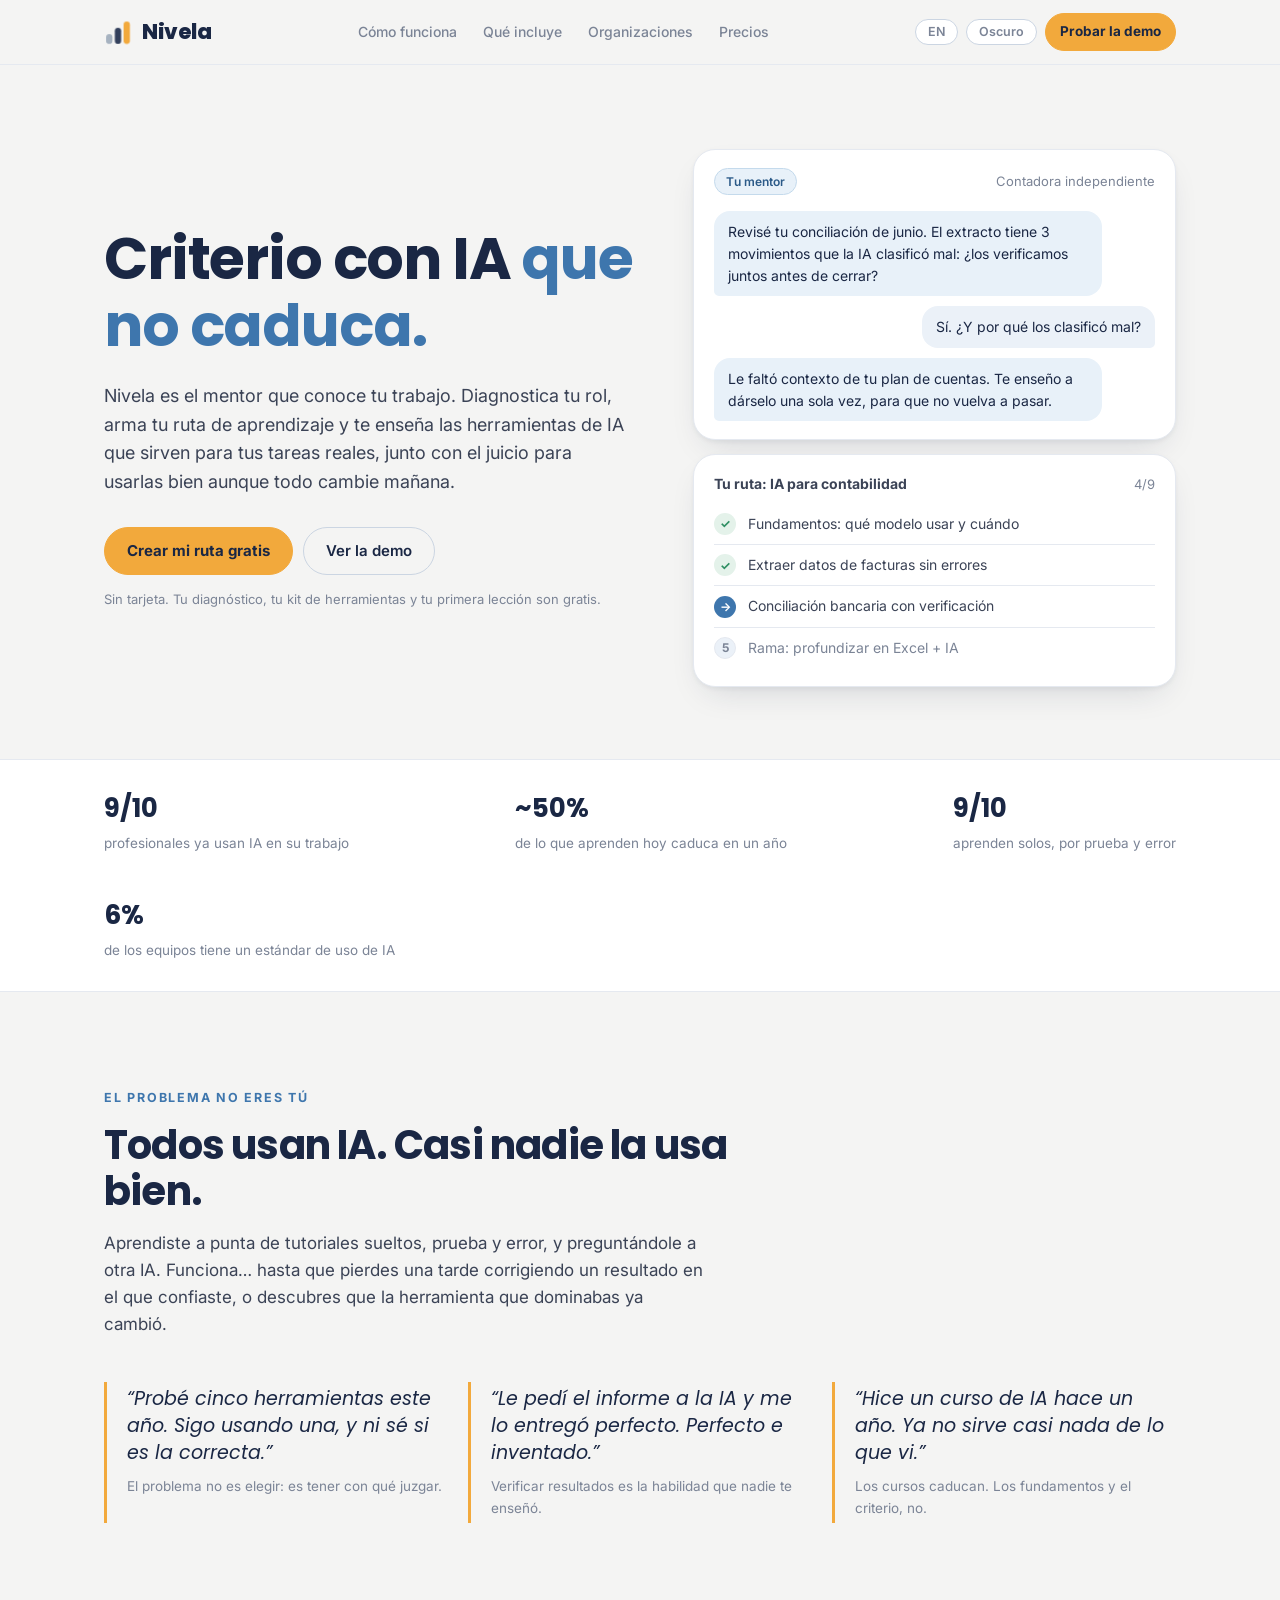
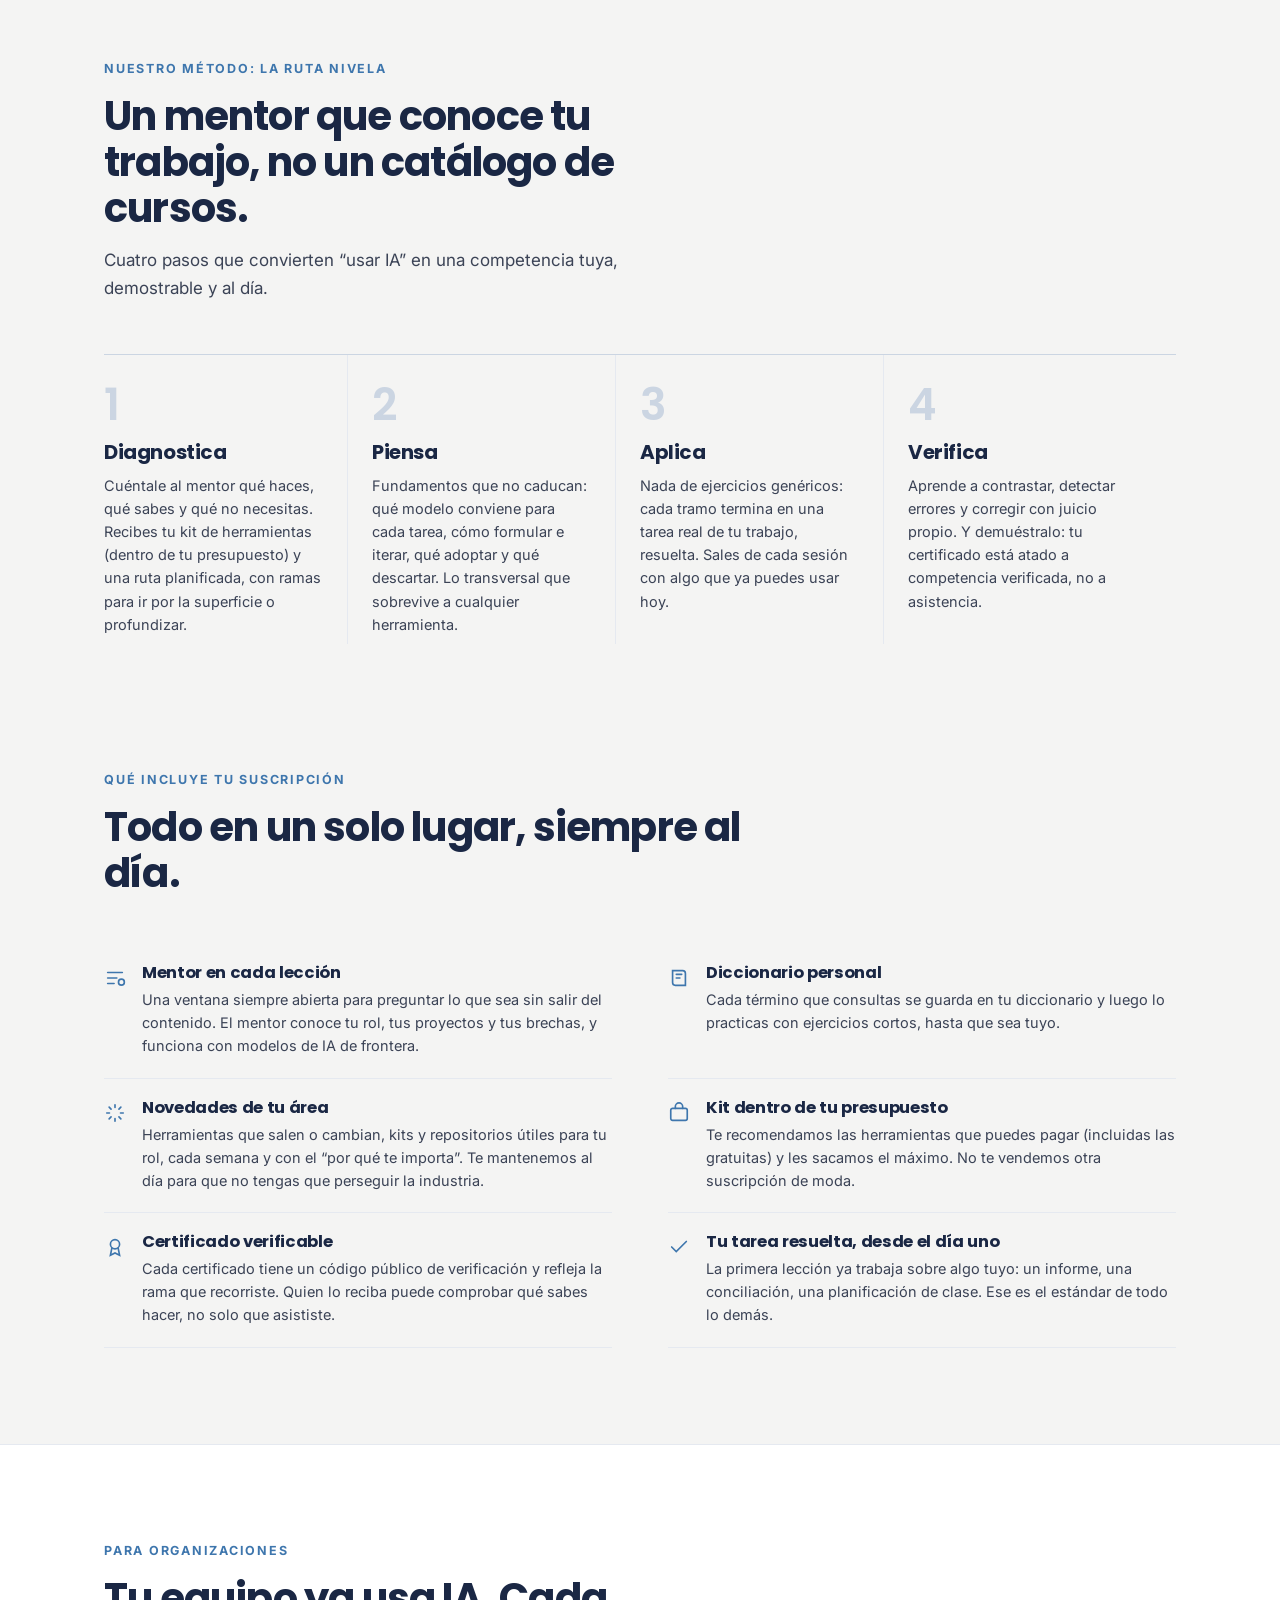
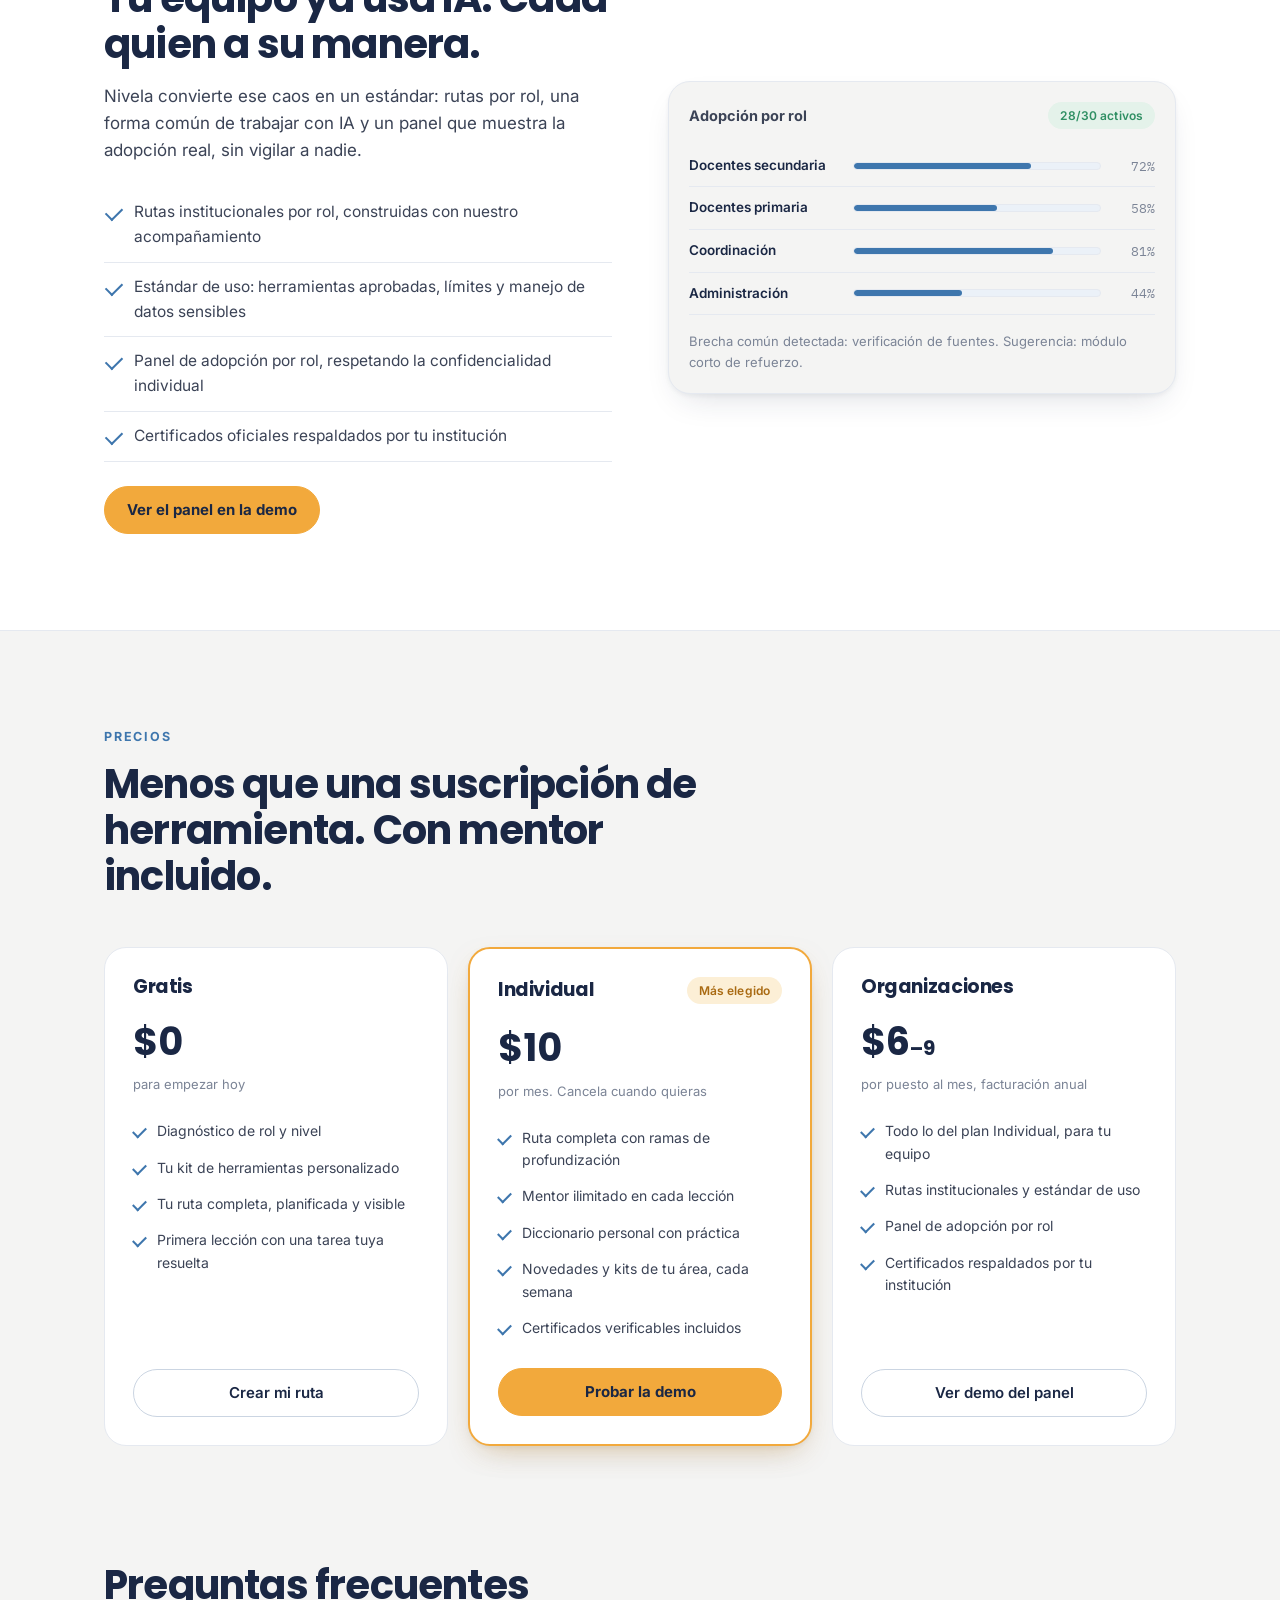
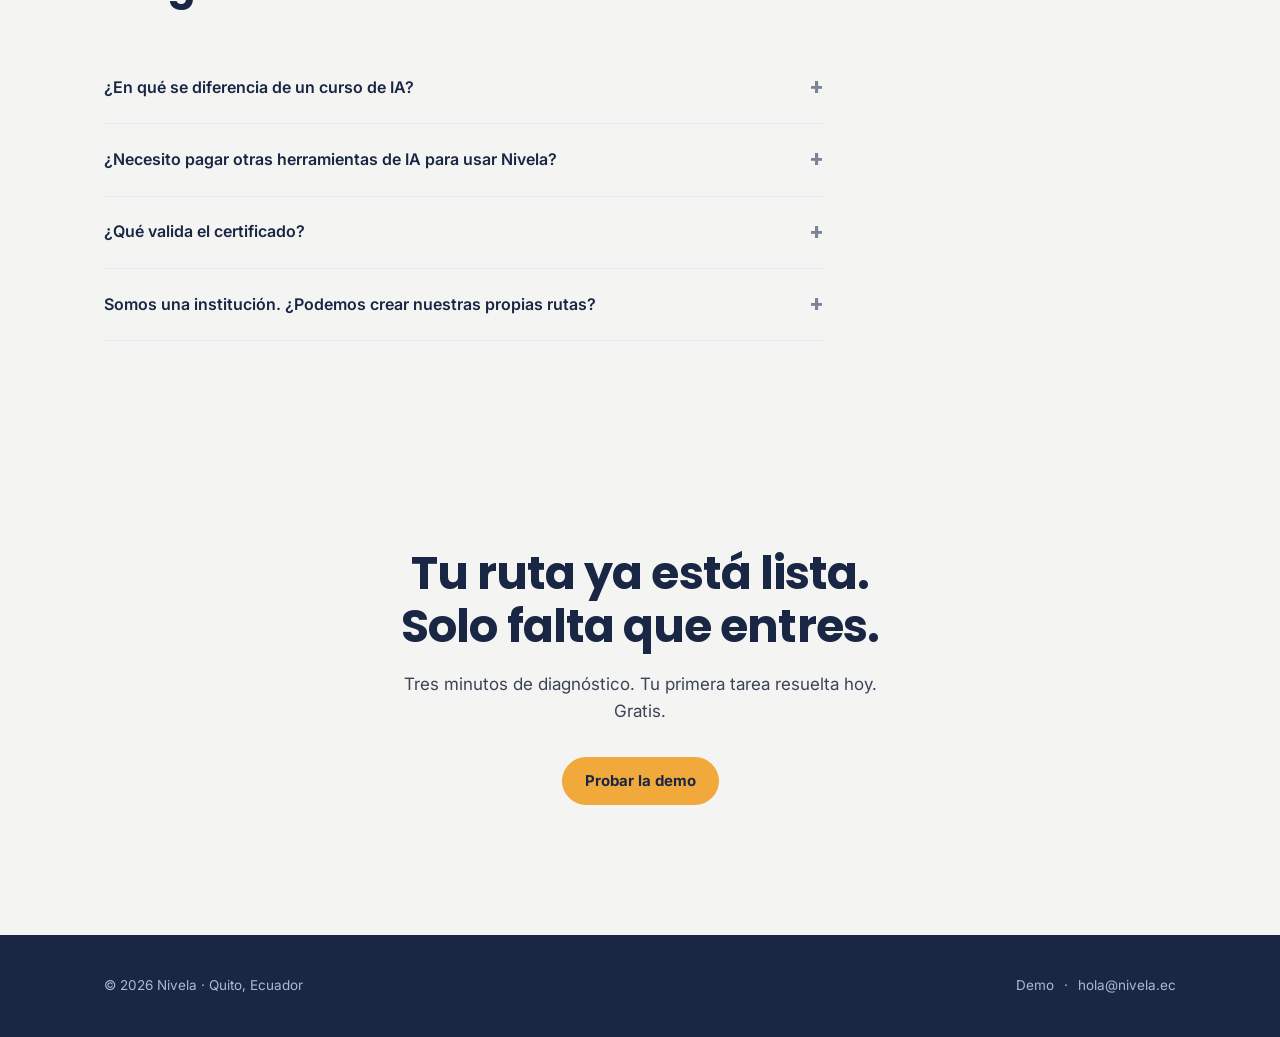
<file: public/index.html>
<!DOCTYPE html>
<html lang="es" data-theme="light">
<head>
<meta charset="UTF-8" />
<meta name="viewport" content="width=device-width, initial-scale=1.0" />
<title>Nivela — Criterio con IA que no caduca</title>
<meta name="description" content="Nivela es el mentor que conoce tu trabajo y te enseña a usar la IA con criterio: herramientas para tu rol, una ruta personalizada y un certificado que demuestra competencia real." />
<link rel="icon" href="data:image/svg+xml,%3Csvg xmlns='http://www.w3.org/2000/svg' viewBox='0 0 40 40'%3E%3Crect x='3' y='23' width='9' height='14' rx='4.5' fill='%23A6B2C0'/%3E%3Crect x='15.5' y='14' width='9' height='23' rx='4.5' fill='%2333405C'/%3E%3Crect x='28' y='5' width='9' height='32' rx='4.5' fill='%23F2A93C'/%3E%3C/svg%3E" />
<link rel="preconnect" href="https://fonts.googleapis.com" />
<link rel="preconnect" href="https://fonts.gstatic.com" crossorigin />
<link href="https://fonts.googleapis.com/css2?family=Poppins:ital,wght@0,500;0,600;0,700;0,800;1,600;1,700&family=Inter:wght@400;500;600;700&family=IBM+Plex+Mono:wght@500&display=swap" rel="stylesheet" />
<link rel="stylesheet" href="assets/nivela.css" />
<style>
/* ---------- layout propio de la landing ---------- */
header.nav{
  position:sticky;top:0;z-index:50;background:color-mix(in srgb,var(--bg) 88%,transparent);
  backdrop-filter:blur(10px);border-bottom:1px solid var(--line);
}
.nav-in{display:flex;align-items:center;justify-content:space-between;height:64px}
.nav-links{display:flex;gap:26px;font-size:14px;font-weight:500;color:var(--muted)}
.nav-links a:hover{color:var(--ink)}
@media(max-width:900px){.nav-links{display:none}}

.hero{padding:84px 0 72px;overflow:hidden}
.hero-grid{display:grid;grid-template-columns:1.05fr .95fr;gap:56px;align-items:center}
@media(max-width:960px){.hero-grid{grid-template-columns:1fr}}
.hero h1{font-size:clamp(38px,5.2vw,58px);font-weight:650}
.hero h1 em{font-style:italic;color:var(--accent)}
.hero .sub{font-size:18px;margin:22px 0 30px;max-width:520px}
.hero-note{font-size:13px;color:var(--muted);margin-top:14px}

/* fragmento de producto en el hero */
.hero-demo{display:flex;flex-direction:column;gap:14px}
.hd-card{background:var(--surface);border:1px solid var(--line);border-radius:var(--r-lg);box-shadow:var(--shadow);padding:18px 20px}
.hd-route .rrow{display:flex;align-items:center;gap:12px;padding:9px 0;border-bottom:1px solid var(--line);font-size:14px}
.hd-route .rrow:last-child{border-bottom:none}
.hd-route .dot{width:22px;height:22px;border-radius:50%;flex:none;display:flex;align-items:center;justify-content:center;font-size:12px;font-weight:700}
.dot.done{background:var(--good-soft);color:var(--good)}
.dot.now{background:var(--accent);color:var(--on-accent)}
.dot.next{background:var(--surface-2);color:var(--muted);border:1px solid var(--line)}
.rrow.off{color:var(--muted)}

.strip{border-top:1px solid var(--line);border-bottom:1px solid var(--line);background:var(--surface);padding:28px 0}
.strip-in{display:flex;gap:40px;justify-content:space-between;flex-wrap:wrap}
.strip b{font-family:var(--display);font-size:26px;color:var(--ink);font-weight:650;display:block}
.strip span{font-size:13.5px;color:var(--muted)}

section.blk{padding:96px 0}
@media(max-width:720px){section.blk{padding:64px 0}}
.eyebrow{font-size:12.5px;font-weight:700;letter-spacing:.14em;text-transform:uppercase;color:var(--accent);margin-bottom:14px}
.blk h2{font-size:clamp(28px,3.6vw,40px);max-width:640px}
.blk .lead{font-size:17px;max-width:600px;margin-top:16px}

.pains{display:grid;grid-template-columns:repeat(3,1fr);gap:20px;margin-top:44px}
@media(max-width:860px){.pains{grid-template-columns:1fr}}
.pain{border-left:3px solid var(--gold);padding:4px 0 4px 20px}
.pain p{font-family:var(--display);font-style:italic;font-size:19px;color:var(--ink);line-height:1.4}
.pain span{display:block;margin-top:10px;font-size:13.5px;color:var(--muted)}

.steps{margin-top:52px;display:grid;grid-template-columns:repeat(4,1fr);gap:0;border-top:1px solid var(--line-strong)}
@media(max-width:900px){.steps{grid-template-columns:1fr 1fr}}
@media(max-width:560px){.steps{grid-template-columns:1fr}}
.step{padding:28px 24px 8px 0;border-right:1px solid var(--line);margin-right:24px}
.step:last-child{border-right:none}
@media(max-width:900px){.step{border-right:none;margin-right:0}}
.step .n{font-family:var(--display);font-size:44px;color:var(--line-strong);font-weight:600;line-height:1}
.step h3{font-size:20px;margin:14px 0 10px}
.step p{font-size:14.5px}

.inclist{margin-top:48px;display:grid;grid-template-columns:1fr 1fr;gap:0 56px}
@media(max-width:860px){.inclist{grid-template-columns:1fr}}
.inc{display:flex;gap:16px;padding:20px 0;border-bottom:1px solid var(--line)}
.inc svg{flex:none;margin-top:3px;stroke:var(--accent)}
.inc h4{font-size:16.5px;margin-bottom:5px}
.inc p{font-size:14.5px}

.orgs{background:var(--surface);border-top:1px solid var(--line);border-bottom:1px solid var(--line)}
.orgs-grid{display:grid;grid-template-columns:1fr 1fr;gap:56px;align-items:center}
@media(max-width:960px){.orgs-grid{grid-template-columns:1fr}}
.orgs ul{list-style:none;margin-top:24px}
.orgs li{padding:12px 0 12px 30px;position:relative;font-size:15.5px;border-bottom:1px solid var(--line)}
.orgs li::before{content:"";position:absolute;left:2px;top:19px;width:14px;height:8px;border-left:2.5px solid var(--accent);border-bottom:2.5px solid var(--accent);transform:rotate(-45deg)}
.panelmock{background:var(--bg);border:1px solid var(--line);border-radius:var(--r-lg);box-shadow:var(--shadow);padding:20px}
.panelmock .prow{display:flex;align-items:center;gap:14px;padding:10px 0;border-bottom:1px solid var(--line);font-size:13.5px}
.panelmock .prow:last-child{border-bottom:none}
.panelmock .prow .who{width:150px;flex:none;font-weight:600;color:var(--ink)}
.panelmock .bar{flex:1}
.panelmock .pct{width:40px;text-align:right;font-family:var(--mono);font-size:12.5px;color:var(--muted)}

.plans{display:grid;grid-template-columns:repeat(3,1fr);gap:20px;margin-top:48px}
@media(max-width:900px){.plans{grid-template-columns:1fr}}
.plan{background:var(--surface);border:1px solid var(--line);border-radius:var(--r-lg);padding:28px;display:flex;flex-direction:column}
.plan.fea{border-color:var(--gold);border-width:2px;box-shadow:0 10px 30px -14px rgba(242,169,60,.5),var(--shadow)}
.plan h3{font-size:19px}
.plan .price{font-family:var(--display);font-size:38px;font-weight:650;color:var(--ink);margin:14px 0 2px}
.plan .per{font-size:13px;color:var(--muted);margin-bottom:18px}
.plan ul{list-style:none;flex:1;margin-bottom:22px}
.plan li{font-size:14px;padding:7px 0 7px 24px;position:relative}
.plan li::before{content:"";position:absolute;left:0;top:14px;width:11px;height:6px;border-left:2px solid var(--accent);border-bottom:2px solid var(--accent);transform:rotate(-45deg)}

.faq{max-width:720px;margin-top:44px}
.faq details{border-bottom:1px solid var(--line);padding:18px 0}
.faq summary{font-weight:600;font-size:16px;color:var(--ink);cursor:pointer;list-style:none;display:flex;justify-content:space-between;align-items:center}
.faq summary::after{content:"+";font-family:var(--display);font-size:22px;color:var(--muted)}
.faq details[open] summary::after{content:"–"}
.faq details p{margin-top:12px;font-size:14.5px;max-width:640px}

.cta-end{padding:110px 0;text-align:center}
.cta-end h2{font-size:clamp(30px,4vw,46px)}
.cta-end .sub{margin:18px auto 32px;max-width:520px;font-size:17px}

footer{background:var(--brand-navy);color:#AEB9CC;padding:40px 0;font-size:13.5px;margin-top:20px}
footer a:hover{color:#fff}
.foot{display:flex;justify-content:space-between;align-items:center;flex-wrap:wrap;gap:16px}

/* micro-interacciones */
.plan,.hd-card,.panelmock{transition:transform .2s ease,box-shadow .2s ease}
.plan:hover,.hd-card:hover,.panelmock:hover{transform:translateY(-4px);box-shadow:var(--shadow-lift)}
.step{transition:transform .2s ease}
.step:hover{transform:translateY(-3px)}
.step:hover .n{color:var(--gold)}
.inc svg{transition:transform .2s ease}
.inc:hover svg{transform:scale(1.12)}
.nav-links a{position:relative;transition:color .15s ease}
.hero h1 em{font-style:normal;color:var(--accent)}
</style>
</head>
<body>

<header class="nav">
  <div class="wrap nav-in">
    <a class="brand" href="#">
      <svg class="logo-mark" width="28" height="28" viewBox="0 0 40 40" fill="none" aria-hidden="true">
        <rect class="lb1" x="3" y="23" width="9" height="14" rx="4.5"/>
        <rect class="lb2" x="15.5" y="14" width="9" height="23" rx="4.5"/>
        <rect class="lb3" x="28" y="5" width="9" height="32" rx="4.5"/>
      </svg>
      Nivela
    </a>
    <nav class="nav-links">
      <a href="#como" data-i18n="nav_how">Cómo funciona</a>
      <a href="#incluye" data-i18n="nav_inc">Qué incluye</a>
      <a href="#orgs" data-i18n="nav_orgs">Organizaciones</a>
      <a href="#precios" data-i18n="nav_price">Precios</a>
    </nav>
    <div class="toggles">
      <button class="tgl" data-tgl-lang onclick="toggleLang()">EN</button>
      <button class="tgl" data-tgl-theme onclick="toggleTheme()">Oscuro</button>
      <a class="btn btn-primary btn-sm" href="app.html" data-i18n="nav_cta">Probar la demo</a>
    </div>
  </div>
</header>

<!-- ============ HERO ============ -->
<section class="hero">
  <div class="wrap hero-grid">
    <div>
      <h1 data-i18n-html="hero_h1">Criterio con IA <em>que no caduca.</em></h1>
      <p class="sub" data-i18n="hero_sub">Nivela es el mentor que conoce tu trabajo. Diagnostica tu rol, arma tu ruta de aprendizaje y te enseña las herramientas de IA que sirven para tus tareas reales, junto con el juicio para usarlas bien aunque todo cambie mañana.</p>
      <div class="flex">
        <a class="btn btn-primary" href="app.html" data-i18n="hero_cta1">Crear mi ruta gratis</a>
        <a class="btn btn-outline" href="app.html" data-i18n="hero_cta2">Ver la demo</a>
      </div>
      <p class="hero-note" data-i18n="hero_note">Sin tarjeta. Tu diagnóstico, tu kit de herramientas y tu primera lección son gratis.</p>
    </div>

    <div class="hero-demo" aria-hidden="true">
      <div class="hd-card">
        <div class="between mb-2">
          <span class="chip acc" data-i18n="hd_mentor">Tu mentor</span>
          <span class="small muted" data-i18n="hd_role">Contadora independiente</span>
        </div>
        <div class="chat">
          <div class="msg mentor" data-i18n="hd_m1">Revisé tu conciliación de junio. El extracto tiene 3 movimientos que la IA clasificó mal: ¿los verificamos juntos antes de cerrar?</div>
          <div class="msg user" data-i18n="hd_m2">Sí. ¿Y por qué los clasificó mal?</div>
          <div class="msg mentor" data-i18n="hd_m3">Le faltó contexto de tu plan de cuentas. Te enseño a dárselo una sola vez, para que no vuelva a pasar.</div>
        </div>
      </div>
      <div class="hd-card hd-route">
        <div class="between mb-1">
          <strong style="font-size:14px" data-i18n="hd_route">Tu ruta: IA para contabilidad</strong>
          <span class="small muted">4/9</span>
        </div>
        <div class="rrow"><span class="dot done">✓</span><span data-i18n="hd_r1">Fundamentos: qué modelo usar y cuándo</span></div>
        <div class="rrow"><span class="dot done">✓</span><span data-i18n="hd_r2">Extraer datos de facturas sin errores</span></div>
        <div class="rrow"><span class="dot now">→</span><span data-i18n="hd_r3">Conciliación bancaria con verificación</span></div>
        <div class="rrow off"><span class="dot next">5</span><span data-i18n="hd_r4">Rama: profundizar en Excel + IA</span></div>
      </div>
    </div>
  </div>
</section>

<!-- ============ STRIP ============ -->
<div class="strip">
  <div class="wrap strip-in">
    <div><b>9/10</b><span data-i18n="s1">profesionales ya usan IA en su trabajo</span></div>
    <div><b>~50%</b><span data-i18n="s2">de lo que aprenden hoy caduca en un año</span></div>
    <div><b>9/10</b><span data-i18n="s3">aprenden solos, por prueba y error</span></div>
    <div><b>6%</b><span data-i18n="s4">de los equipos tiene un estándar de uso de IA</span></div>
  </div>
</div>

<!-- ============ PROBLEMA ============ -->
<section class="blk" id="problema">
  <div class="wrap">
    <div class="eyebrow" data-i18n="p_eye">El problema no eres tú</div>
    <h2 data-i18n="p_h2">Todos usan IA. Casi nadie la usa bien.</h2>
    <p class="lead" data-i18n="p_lead">Aprendiste a punta de tutoriales sueltos, prueba y error, y preguntándole a otra IA. Funciona… hasta que pierdes una tarde corrigiendo un resultado en el que confiaste, o descubres que la herramienta que dominabas ya cambió.</p>
    <div class="pains">
      <div class="pain">
        <p data-i18n="p1q">“Probé cinco herramientas este año. Sigo usando una, y ni sé si es la correcta.”</p>
        <span data-i18n="p1a">El problema no es elegir: es tener con qué juzgar.</span>
      </div>
      <div class="pain">
        <p data-i18n="p2q">“Le pedí el informe a la IA y me lo entregó perfecto. Perfecto e inventado.”</p>
        <span data-i18n="p2a">Verificar resultados es la habilidad que nadie te enseñó.</span>
      </div>
      <div class="pain">
        <p data-i18n="p3q">“Hice un curso de IA hace un año. Ya no sirve casi nada de lo que vi.”</p>
        <span data-i18n="p3a">Los cursos caducan. Los fundamentos y el criterio, no.</span>
      </div>
    </div>
  </div>
</section>

<!-- ============ LA RUTA NIVELA ============ -->
<section class="blk" id="como" style="padding-top:40px">
  <div class="wrap">
    <div class="eyebrow" data-i18n="m_eye">Nuestro método: La Ruta Nivela</div>
    <h2 data-i18n="m_h2">Un mentor que conoce tu trabajo, no un catálogo de cursos.</h2>
    <p class="lead" data-i18n="m_lead">Cuatro pasos que convierten “usar IA” en una competencia tuya, demostrable y al día.</p>
    <div class="steps">
      <div class="step">
        <div class="n">1</div>
        <h3 data-i18n="m1h">Diagnostica</h3>
        <p data-i18n="m1p">Cuéntale al mentor qué haces, qué sabes y qué no necesitas. Recibes tu kit de herramientas (dentro de tu presupuesto) y una ruta planificada, con ramas para ir por la superficie o profundizar.</p>
      </div>
      <div class="step">
        <div class="n">2</div>
        <h3 data-i18n="m2h">Piensa</h3>
        <p data-i18n="m2p">Fundamentos que no caducan: qué modelo conviene para cada tarea, cómo formular e iterar, qué adoptar y qué descartar. Lo transversal que sobrevive a cualquier herramienta.</p>
      </div>
      <div class="step">
        <div class="n">3</div>
        <h3 data-i18n="m3h">Aplica</h3>
        <p data-i18n="m3p">Nada de ejercicios genéricos: cada tramo termina en una tarea real de tu trabajo, resuelta. Sales de cada sesión con algo que ya puedes usar hoy.</p>
      </div>
      <div class="step">
        <div class="n">4</div>
        <h3 data-i18n="m4h">Verifica</h3>
        <p data-i18n="m4p">Aprende a contrastar, detectar errores y corregir con juicio propio. Y demuéstralo: tu certificado está atado a competencia verificada, no a asistencia.</p>
      </div>
    </div>
  </div>
</section>

<!-- ============ QUÉ INCLUYE ============ -->
<section class="blk" id="incluye" style="padding-top:30px">
  <div class="wrap">
    <div class="eyebrow" data-i18n="i_eye">Qué incluye tu suscripción</div>
    <h2 data-i18n="i_h2">Todo en un solo lugar, siempre al día.</h2>
    <div class="inclist">
      <div class="inc">
        <svg width="22" height="22" viewBox="0 0 24 24" fill="none" stroke-width="1.8" stroke-linecap="round"><path d="M4 6h16M4 12h10M4 18h7"/><circle cx="19" cy="16.5" r="3.2"/></svg>
        <div><h4 data-i18n="i1h">Mentor en cada lección</h4><p data-i18n="i1p">Una ventana siempre abierta para preguntar lo que sea sin salir del contenido. El mentor conoce tu rol, tus proyectos y tus brechas, y funciona con modelos de IA de frontera.</p></div>
      </div>
      <div class="inc">
        <svg width="22" height="22" viewBox="0 0 24 24" fill="none" stroke-width="1.8" stroke-linecap="round"><path d="M5 4h11a3 3 0 013 3v13H8a3 3 0 01-3-3V4z"/><path d="M9 8h6M9 12h4"/></svg>
        <div><h4 data-i18n="i2h">Diccionario personal</h4><p data-i18n="i2p">Cada término que consultas se guarda en tu diccionario y luego lo practicas con ejercicios cortos, hasta que sea tuyo.</p></div>
      </div>
      <div class="inc">
        <svg width="22" height="22" viewBox="0 0 24 24" fill="none" stroke-width="1.8" stroke-linecap="round"><path d="M12 3v3M12 18v3M3 12h3M18 12h3M5.6 5.6l2.1 2.1M16.3 16.3l2.1 2.1M18.4 5.6l-2.1 2.1M7.7 16.3l-2.1 2.1"/></svg>
        <div><h4 data-i18n="i3h">Novedades de tu área</h4><p data-i18n="i3p">Herramientas que salen o cambian, kits y repositorios útiles para tu rol, cada semana y con el “por qué te importa”. Te mantenemos al día para que no tengas que perseguir la industria.</p></div>
      </div>
      <div class="inc">
        <svg width="22" height="22" viewBox="0 0 24 24" fill="none" stroke-width="1.8" stroke-linecap="round"><rect x="3" y="7" width="18" height="13" rx="2"/><path d="M8 7V5a4 4 0 018 0v2"/></svg>
        <div><h4 data-i18n="i4h">Kit dentro de tu presupuesto</h4><p data-i18n="i4p">Te recomendamos las herramientas que puedes pagar (incluidas las gratuitas) y les sacamos el máximo. No te vendemos otra suscripción de moda.</p></div>
      </div>
      <div class="inc">
        <svg width="22" height="22" viewBox="0 0 24 24" fill="none" stroke-width="1.8" stroke-linecap="round"><circle cx="12" cy="9" r="5"/><path d="M8.5 13.5L7 21l5-2.5L17 21l-1.5-7.5"/></svg>
        <div><h4 data-i18n="i5h">Certificado verificable</h4><p data-i18n="i5p">Cada certificado tiene un código público de verificación y refleja la rama que recorriste. Quien lo reciba puede comprobar qué sabes hacer, no solo que asististe.</p></div>
      </div>
      <div class="inc">
        <svg width="22" height="22" viewBox="0 0 24 24" fill="none" stroke-width="1.8" stroke-linecap="round"><path d="M20 6L9 17l-5-5"/></svg>
        <div><h4 data-i18n="i6h">Tu tarea resuelta, desde el día uno</h4><p data-i18n="i6p">La primera lección ya trabaja sobre algo tuyo: un informe, una conciliación, una planificación de clase. Ese es el estándar de todo lo demás.</p></div>
      </div>
    </div>
  </div>
</section>

<!-- ============ ORGANIZACIONES ============ -->
<section class="blk orgs" id="orgs">
  <div class="wrap orgs-grid">
    <div>
      <div class="eyebrow" data-i18n="o_eye">Para organizaciones</div>
      <h2 data-i18n="o_h2">Tu equipo ya usa IA. Cada quien a su manera.</h2>
      <p class="lead" data-i18n="o_lead">Nivela convierte ese caos en un estándar: rutas por rol, una forma común de trabajar con IA y un panel que muestra la adopción real, sin vigilar a nadie.</p>
      <ul>
        <li data-i18n="o1">Rutas institucionales por rol, construidas con nuestro acompañamiento</li>
        <li data-i18n="o2">Estándar de uso: herramientas aprobadas, límites y manejo de datos sensibles</li>
        <li data-i18n="o3">Panel de adopción por rol, respetando la confidencialidad individual</li>
        <li data-i18n="o4">Certificados oficiales respaldados por tu institución</li>
      </ul>
      <a class="btn btn-primary mt-3" href="app.html" data-i18n="o_cta">Ver el panel en la demo</a>
    </div>
    <div class="panelmock">
      <div class="between mb-2">
        <strong style="font-size:14.5px" data-i18n="o_pm_t">Adopción por rol</strong>
        <span class="chip good" data-i18n="o_pm_chip">28/30 activos</span>
      </div>
      <div class="prow"><span class="who" data-i18n="o_pm1">Docentes secundaria</span><div class="bar"><i style="width:72%"></i></div><span class="pct">72%</span></div>
      <div class="prow"><span class="who" data-i18n="o_pm2">Docentes primaria</span><div class="bar"><i style="width:58%"></i></div><span class="pct">58%</span></div>
      <div class="prow"><span class="who" data-i18n="o_pm3">Coordinación</span><div class="bar"><i style="width:81%"></i></div><span class="pct">81%</span></div>
      <div class="prow"><span class="who" data-i18n="o_pm4">Administración</span><div class="bar"><i style="width:44%"></i></div><span class="pct">44%</span></div>
      <p class="small muted mt-2" data-i18n="o_pm_note">Brecha común detectada: verificación de fuentes. Sugerencia: módulo corto de refuerzo.</p>
    </div>
  </div>
</section>

<!-- ============ PRECIOS ============ -->
<section class="blk" id="precios">
  <div class="wrap">
    <div class="eyebrow" data-i18n="pr_eye">Precios</div>
    <h2 data-i18n="pr_h2">Menos que una suscripción de herramienta. Con mentor incluido.</h2>
    <div class="plans">
      <div class="plan">
        <h3 data-i18n="pl1h">Gratis</h3>
        <div class="price">$0</div>
        <div class="per" data-i18n="pl1per">para empezar hoy</div>
        <ul>
          <li data-i18n="pl1a">Diagnóstico de rol y nivel</li>
          <li data-i18n="pl1b">Tu kit de herramientas personalizado</li>
          <li data-i18n="pl1c">Tu ruta completa, planificada y visible</li>
          <li data-i18n="pl1d">Primera lección con una tarea tuya resuelta</li>
        </ul>
        <a class="btn btn-outline btn-block" href="app.html" data-i18n="pl1cta">Crear mi ruta</a>
      </div>
      <div class="plan fea">
        <div class="between"><h3 data-i18n="pl2h">Individual</h3><span class="chip gold" data-i18n="pl2chip">Más elegido</span></div>
        <div class="price">$10</div>
        <div class="per" data-i18n="pl2per">por mes. Cancela cuando quieras</div>
        <ul>
          <li data-i18n="pl2a">Ruta completa con ramas de profundización</li>
          <li data-i18n="pl2b">Mentor ilimitado en cada lección</li>
          <li data-i18n="pl2c">Diccionario personal con práctica</li>
          <li data-i18n="pl2d">Novedades y kits de tu área, cada semana</li>
          <li data-i18n="pl2e">Certificados verificables incluidos</li>
        </ul>
        <a class="btn btn-primary btn-block" href="app.html" data-i18n="pl2cta">Probar la demo</a>
      </div>
      <div class="plan">
        <h3 data-i18n="pl3h">Organizaciones</h3>
        <div class="price">$6<span style="font-size:20px">–9</span></div>
        <div class="per" data-i18n="pl3per">por puesto al mes, facturación anual</div>
        <ul>
          <li data-i18n="pl3a">Todo lo del plan Individual, para tu equipo</li>
          <li data-i18n="pl3b">Rutas institucionales y estándar de uso</li>
          <li data-i18n="pl3c">Panel de adopción por rol</li>
          <li data-i18n="pl3d">Certificados respaldados por tu institución</li>
        </ul>
        <a class="btn btn-outline btn-block" href="app.html" data-i18n="pl3cta">Ver demo del panel</a>
      </div>
    </div>
  </div>
</section>

<!-- ============ FAQ ============ -->
<section class="blk" style="padding-top:20px">
  <div class="wrap">
    <h2 data-i18n="f_h2">Preguntas frecuentes</h2>
    <div class="faq">
      <details>
        <summary data-i18n="f1q">¿En qué se diferencia de un curso de IA?</summary>
        <p data-i18n="f1a">Un curso te muestra herramientas; Nivela trabaja sobre tu caso. La ruta se arma con tu rol, tus tareas y tu nivel, cada tramo termina en un entregable real tuyo, y el contenido se actualiza cuando la industria cambia. Un curso caduca; tu criterio no.</p>
      </details>
      <details>
        <summary data-i18n="f2q">¿Necesito pagar otras herramientas de IA para usar Nivela?</summary>
        <p data-i18n="f2a">No. El mentor de Nivela funciona con modelos de frontera y está incluido en tu suscripción. Además, tu kit prioriza herramientas gratuitas o las que ya pagas: la meta es sacarles el máximo, no venderte otra suscripción.</p>
      </details>
      <details>
        <summary data-i18n="f3q">¿Qué valida el certificado?</summary>
        <p data-i18n="f3a">Competencia demostrada: los entregables que resolviste y la verificación que pasaste, con un código público que cualquiera puede comprobar. Indica también la rama que recorriste, superficie o profundización.</p>
      </details>
      <details>
        <summary data-i18n="f4q">Somos una institución. ¿Podemos crear nuestras propias rutas?</summary>
        <p data-i18n="f4a">Sí. Construimos contigo rutas por rol para tu equipo, con tu estándar de uso y tus límites de datos. Los certificados pueden salir respaldados por tu institución, verificables públicamente.</p>
      </details>
    </div>
  </div>
</section>

<!-- ============ CTA FINAL ============ -->
<section class="cta-end">
  <div class="wrap">
    <h2 data-i18n-html="c_h2">Tu ruta ya está lista.<br/>Solo falta que entres.</h2>
    <p class="sub" data-i18n="c_sub">Tres minutos de diagnóstico. Tu primera tarea resuelta hoy. Gratis.</p>
    <a class="btn btn-primary" href="app.html" data-i18n="c_cta">Probar la demo</a>
  </div>
</section>

<footer>
  <div class="wrap foot">
    <span>© 2026 Nivela · Quito, Ecuador</span>
    <span class="flex">
      <a href="app.html" data-i18n="ft_demo">Demo</a>
      <span>·</span>
      <a href="mailto:hola@nivela.ec">hola@nivela.ec</a>
    </span>
  </div>
</footer>

<div id="toast"></div>

<script>
window.I18N = {
  es: {}, // el HTML ya está en español; solo definimos EN
  en: {
    nav_how:"How it works", nav_inc:"What's included", nav_orgs:"Organizations", nav_price:"Pricing", nav_cta:"Try the demo",
    hero_h1:'AI judgment <em>that doesn\'t expire.</em>',
    hero_sub:"Nivela is the mentor that knows your work. It diagnoses your role, plans your learning route and teaches you the AI tools that matter for your real tasks, along with the judgment to use them well even when everything changes tomorrow.",
    hero_cta1:"Build my route for free", hero_cta2:"See the demo",
    hero_note:"No credit card. Your diagnosis, your tool kit and your first lesson are free.",
    hd_mentor:"Your mentor", hd_role:"Independent accountant",
    hd_m1:"I reviewed your June reconciliation. The statement has 3 entries the AI misclassified: shall we verify them together before closing?",
    hd_m2:"Yes. And why did it misclassify them?",
    hd_m3:"It lacked context about your chart of accounts. I'll teach you to provide it once, so it never happens again.",
    hd_route:"Your route: AI for accounting",
    hd_r1:"Foundations: which model to use, and when",
    hd_r2:"Extract invoice data without errors",
    hd_r3:"Bank reconciliation with verification",
    hd_r4:"Branch: go deep on Excel + AI",
    s1:"professionals already use AI at work",
    s2:"of what they learn today expires within a year",
    s3:"learn alone, by trial and error",
    s4:"of teams have an AI usage standard",
    p_eye:"The problem is not you",
    p_h2:"Everyone uses AI. Almost nobody uses it well.",
    p_lead:"You learned from scattered tutorials, trial and error, and asking another AI. It works… until you lose an afternoon fixing a result you trusted, or the tool you mastered changes overnight.",
    p1q:"“I tried five tools this year. I still use one, and I don't even know if it's the right one.”",
    p1a:"The problem isn't choosing: it's having something to judge with.",
    p2q:"“I asked the AI for the report and it delivered it perfectly. Perfect, and made up.”",
    p2a:"Verifying results is the skill nobody taught you.",
    p3q:"“I took an AI course a year ago. Almost nothing from it is useful now.”",
    p3a:"Courses expire. Foundations and judgment don't.",
    m_eye:"Our method: La Ruta Nivela",
    m_h2:"A mentor that knows your work, not a course catalog.",
    m_lead:"Four steps that turn “using AI” into a skill of yours: provable and up to date.",
    m1h:"Diagnose", m1p:"Tell the mentor what you do, what you know and what you don't need. You get your tool kit (within your budget) and a planned route, with branches to skim or go deep.",
    m2h:"Think", m2p:"Foundations that don't expire: which model fits each task, how to prompt and iterate, what to adopt and what to discard. The transferable core that outlives any tool.",
    m3h:"Apply", m3p:"No generic exercises: every stretch ends with a real task from your job, solved. You leave every session with something you can use today.",
    m4h:"Verify", m4p:"Learn to cross-check, catch errors and correct with your own judgment. And prove it: your certificate is tied to verified competence, not attendance.",
    i_eye:"What your subscription includes",
    i_h2:"Everything in one place, always current.",
    i1h:"A mentor inside every lesson", i1p:"A window that's always open to ask anything without leaving the content. The mentor knows your role, your projects and your gaps, and runs on frontier AI models.",
    i2h:"Personal dictionary", i2p:"Every term you look up is saved to your dictionary, then practiced with short exercises until it's truly yours.",
    i3h:"News for your field", i3p:"Tools that launch or change, useful kits and repositories for your role, weekly and with the “why it matters to you”. We keep you current so you don't have to chase the industry.",
    i4h:"A kit within your budget", i4p:"We recommend the tools you can afford (including free ones) and squeeze the most out of them. We won't sell you another trendy subscription.",
    i5h:"Verifiable certificate", i5p:"Each certificate has a public verification code and reflects the branch you completed. Whoever receives it can check what you can do, not just that you attended.",
    i6h:"Your task solved, from day one", i6p:"The first lesson already works on something of yours: a report, a reconciliation, a lesson plan. That's the standard for everything else.",
    o_eye:"For organizations",
    o_h2:"Your team already uses AI. Each person their own way.",
    o_lead:"Nivela turns that chaos into a standard: role-based routes, one common way of working with AI, and a panel that shows real adoption without surveilling anyone.",
    o1:"Institutional routes by role, built with our guidance",
    o2:"Usage standard: approved tools, limits and sensitive-data handling",
    o3:"Adoption panel by role, respecting individual confidentiality",
    o4:"Official certificates backed by your institution",
    o_cta:"See the panel in the demo",
    o_pm_t:"Adoption by role", o_pm_chip:"28/30 active",
    o_pm1:"Secondary teachers", o_pm2:"Primary teachers", o_pm3:"Coordination", o_pm4:"Administration",
    o_pm_note:"Common gap detected: source verification. Suggestion: short reinforcement module.",
    pr_eye:"Pricing",
    pr_h2:"Less than one tool subscription. Mentor included.",
    pl1h:"Free", pl1per:"to start today",
    pl1a:"Role and level diagnosis", pl1b:"Your personalized tool kit", pl1c:"Your full route, planned and visible", pl1d:"First lesson with one of your tasks solved",
    pl1cta:"Build my route",
    pl2h:"Individual", pl2chip:"Most chosen", pl2per:"per month. Cancel anytime",
    pl2a:"Full route with deep-dive branches", pl2b:"Unlimited mentor inside every lesson", pl2c:"Personal dictionary with practice", pl2d:"Weekly news and kits for your field", pl2e:"Verifiable certificates included",
    pl2cta:"Try the demo",
    pl3h:"Organizations", pl3per:"per seat per month, billed annually",
    pl3a:"Everything in Individual, for your team", pl3b:"Institutional routes and usage standard", pl3c:"Adoption panel by role", pl3d:"Certificates backed by your institution",
    pl3cta:"See the panel demo",
    f_h2:"Frequently asked questions",
    f1q:"How is this different from an AI course?",
    f1a:"A course shows you tools; Nivela works on your case. The route is built from your role, your tasks and your level, every stretch ends with a real deliverable of yours, and the content updates when the industry changes. A course expires; your judgment doesn't.",
    f2q:"Do I need to pay for other AI tools to use Nivela?",
    f2a:"No. Nivela's mentor runs on frontier models and is included in your subscription. Your kit also prioritizes free tools or the ones you already pay for: the goal is to get the most out of them, not to sell you another subscription.",
    f3q:"What does the certificate validate?",
    f3a:"Demonstrated competence: the deliverables you solved and the verification you passed, with a public code anyone can check. It also shows the branch you completed, surface or deep-dive.",
    f4q:"We're an institution. Can we create our own routes?",
    f4a:"Yes. We build role-based routes for your team with you, with your usage standard and your data limits. Certificates can be issued backed by your institution, publicly verifiable.",
    c_h2:"Your route is ready.<br/>You just have to step in.",
    c_sub:"A three-minute diagnosis. Your first task solved today. Free.",
    c_cta:"Try the demo",
    ft_demo:"Demo"
  }
};
</script>
<script src="assets/nivela.js"></script>
</body>
</html>
</file>
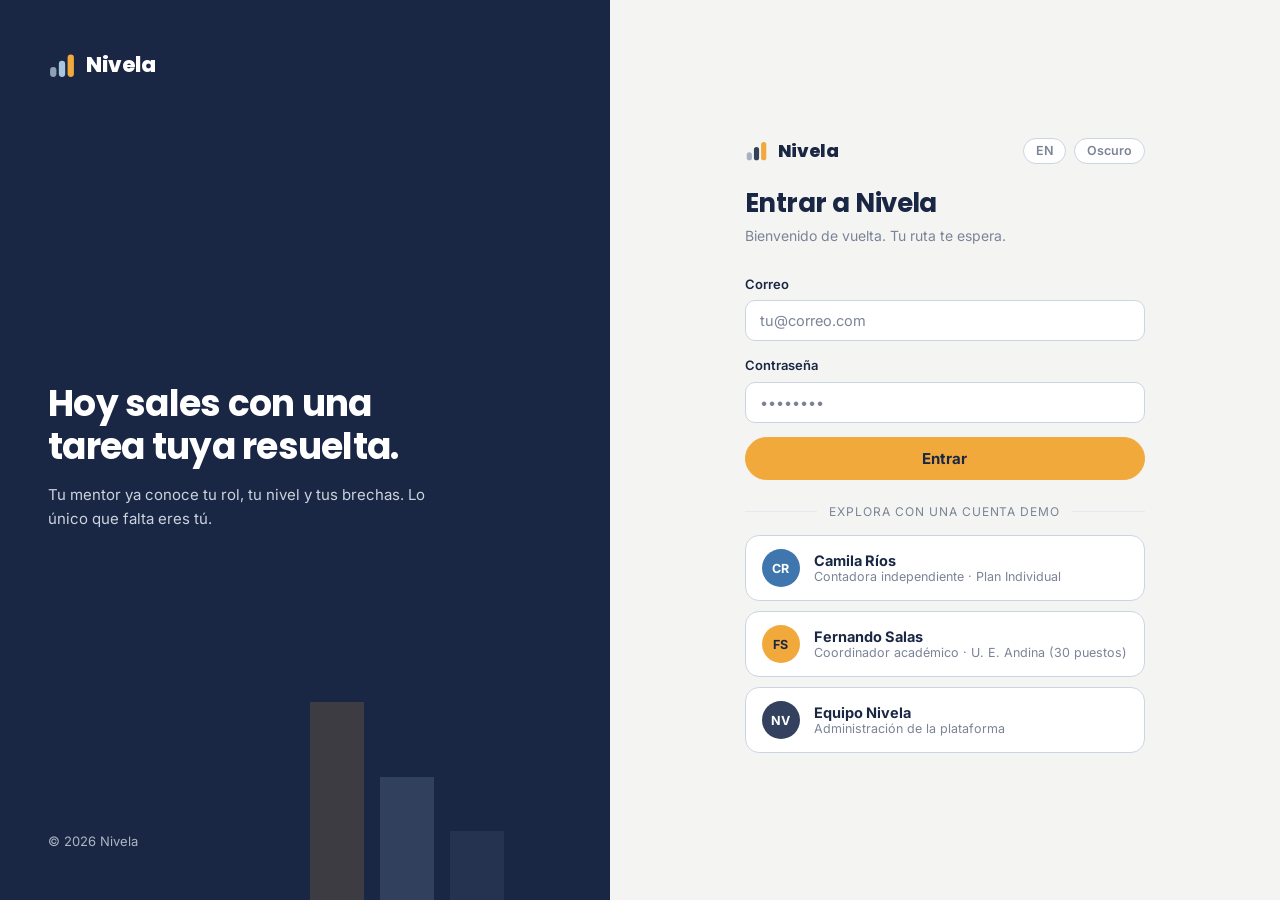
<file: public/app.html>
<!DOCTYPE html>
<html lang="es" data-theme="light">
<head>
<meta charset="UTF-8" />
<meta name="viewport" content="width=device-width, initial-scale=1.0" />
<title>Nivela — Plataforma</title>
<meta name="description" content="Entra a Nivela: tu ruta, tu mentor y tus certificados verificables." />
<link rel="icon" href="data:image/svg+xml,%3Csvg xmlns='http://www.w3.org/2000/svg' viewBox='0 0 40 40'%3E%3Crect x='3' y='23' width='9' height='14' rx='4.5' fill='%23A6B2C0'/%3E%3Crect x='15.5' y='14' width='9' height='23' rx='4.5' fill='%2333405C'/%3E%3Crect x='28' y='5' width='9' height='32' rx='4.5' fill='%23F2A93C'/%3E%3C/svg%3E" />
<link rel="preconnect" href="https://fonts.googleapis.com" />
<link rel="preconnect" href="https://fonts.gstatic.com" crossorigin />
<link href="https://fonts.googleapis.com/css2?family=Poppins:ital,wght@0,500;0,600;0,700;0,800;1,600;1,700&family=Inter:wght@400;500;600;700&family=IBM+Plex+Mono:wght@500&display=swap" rel="stylesheet" />
<link rel="stylesheet" href="assets/nivela.css" />
<style>
/* ================= LOGIN ================= */
#login{min-height:100vh;display:grid;grid-template-columns:1fr 1.1fr}
@media(max-width:900px){#login{grid-template-columns:1fr}}
.login-brandside{
  background:var(--brand-navy);color:#EAF1F9;padding:48px;display:flex;flex-direction:column;justify-content:space-between;
  position:relative;overflow:hidden;
  /* barras del logo visibles sobre navy en ambos temas */
  --logo1:#8FA0B5;--logo2:#A9C6E0;--logo3:#F2A93C;
}
.login-brandside > *{position:relative;z-index:1}
.login-brandside::after{
  content:"";position:absolute;right:-40px;bottom:-40px;width:340px;height:340px;z-index:0;
  background:
    linear-gradient(180deg,transparent 30%,#F2A93C 30%) 0 0/54px 100% no-repeat,
    linear-gradient(180deg,transparent 52%,#A9C6E0 52%) 70px 0/54px 100% no-repeat,
    linear-gradient(180deg,transparent 68%,#5E7695 68%) 140px 0/54px 100% no-repeat;
  opacity:.16;border-radius:30px;transform:rotate(0);
}
.login-brandside .brand{color:#fff}
.login-brandside h2{color:#fff;font-size:clamp(26px,3vw,36px);max-width:400px;line-height:1.2}
.login-brandside p{opacity:.85;max-width:400px;margin-top:14px;font-size:15px}
@media(max-width:900px){.login-brandside{display:none}}
.login-formside{display:flex;align-items:center;justify-content:center;padding:48px 24px}
.login-box{width:100%;max-width:400px}
.login-box h1{font-size:26px;margin-bottom:6px}
.login-box .sub{font-size:14px;color:var(--muted);margin-bottom:26px}
.demo-sep{display:flex;align-items:center;gap:12px;margin:22px 0 14px;color:var(--muted);font-size:12px;text-transform:uppercase;letter-spacing:.08em}
.demo-sep::before,.demo-sep::after{content:"";flex:1;height:1px;background:var(--line)}
.demo-btn{
  width:100%;display:flex;align-items:center;gap:14px;text-align:left;
  background:var(--surface);border:1px solid var(--line-strong);border-radius:var(--r);
  padding:13px 16px;margin-bottom:10px;transition:all .15s ease;
}
.demo-btn:hover{border-color:var(--accent);box-shadow:var(--shadow-sm)}
.demo-btn .avatar{flex:none}
.demo-btn b{display:block;font-size:14.5px;color:var(--ink)}
.demo-btn span{font-size:12.5px;color:var(--muted)}
.avatar{
  width:38px;height:38px;border-radius:50%;display:flex;align-items:center;justify-content:center;
  font-weight:700;font-size:14px;color:var(--on-accent);background:var(--accent);flex:none;
}
.avatar.gold{background:var(--gold);color:var(--brand-navy)}
.avatar.ink{background:#33415E;color:#fff}
/* las iniciales deben ganar al color heredado de .demo-btn span / .side .userchip span */
.demo-btn .avatar,.side .userchip .avatar{color:var(--on-accent)}
.demo-btn .avatar.gold,.side .userchip .avatar.gold{color:var(--brand-navy)}
.demo-btn .avatar.ink,.side .userchip .avatar.ink{color:#fff}

/* ================= SHELL ================= */
#shell{display:none;min-height:100vh}
#shell.on{display:grid;grid-template-columns:236px 1fr}
@media(max-width:860px){#shell.on{grid-template-columns:1fr}}
aside.side{
  border-right:1px solid var(--line);background:var(--surface);
  padding:20px 14px;display:flex;flex-direction:column;gap:4px;
  position:sticky;top:0;height:100vh;
}
@media(max-width:860px){aside.side{position:static;height:auto;flex-direction:row;flex-wrap:wrap;align-items:center;border-right:none;border-bottom:1px solid var(--line)}}
.side .brand{padding:4px 10px 18px}
.snav{
  display:flex;align-items:center;gap:10px;width:100%;text-align:left;
  border:none;background:transparent;border-radius:var(--r-sm);
  padding:9px 12px;font-size:14px;font-weight:500;color:var(--muted);transition:all .12s;
}
.snav:hover{color:var(--ink);background:var(--surface-2)}
.snav.on{background:var(--accent-soft);color:var(--accent-ink);font-weight:600}
.side .spacer{flex:1}
.side .userchip{display:flex;align-items:center;gap:10px;padding:12px 8px;border-top:1px solid var(--line)}
.side .userchip .uinfo{flex:1;min-width:0;display:flex;flex-direction:column;line-height:1.2}
.side .userchip b{font-size:13px;color:var(--ink);line-height:1.2}
.side .userchip .urole{font-size:11.5px;color:var(--muted);line-height:1.2}
.side .userchip .logout-btn{flex:none;padding:7px;line-height:0;border-radius:50%}
.side .userchip .logout-btn svg{display:block}

main.main{padding:34px 38px;max-width:1060px}
@media(max-width:860px){main.main{padding:22px 18px}}
.topbar{display:flex;align-items:center;justify-content:space-between;margin-bottom:26px;gap:12px;flex-wrap:wrap}
.topbar h1{font-size:26px}
.view{display:none}
.view.on{display:block;animation:fadein .25s ease}
@keyframes fadein{from{opacity:0;transform:translateY(6px)}to{opacity:1;transform:none}}

/* ---------- KPIs ---------- */
.kpis{display:grid;grid-template-columns:repeat(4,1fr);gap:14px;margin-bottom:22px}
@media(max-width:900px){.kpis{grid-template-columns:1fr 1fr}}
.kpi{background:var(--surface);border:1px solid var(--line);border-radius:var(--r);padding:16px 18px}
.kpi b{font-family:var(--display);font-size:27px;font-weight:650;color:var(--ink);display:block}
.kpi span{font-size:12.5px;color:var(--muted)}
.kpi .delta{font-size:11.5px;font-weight:600;color:var(--good)}

/* ---------- ruta ---------- */
.stage{margin-bottom:26px}
.stage-h{display:flex;align-items:center;gap:10px;margin-bottom:12px}
.stage-h h3{font-size:17px}
.mod{
  display:flex;align-items:flex-start;gap:14px;background:var(--surface);
  border:1px solid var(--line);border-radius:var(--r);padding:15px 18px;margin-bottom:10px;
}
.mod.now{border-color:var(--accent);box-shadow:var(--shadow-sm)}
.mod.lock{opacity:.62}
.mod .mdot{width:26px;height:26px;border-radius:50%;flex:none;display:flex;align-items:center;justify-content:center;font-size:13px;font-weight:700;margin-top:2px}
.mod b{font-size:15px;color:var(--ink);display:block}
.mod .del{font-size:13px;color:var(--muted);margin-top:3px}
.mod .del strong{color:var(--gold);font-weight:600}
.branches{display:grid;grid-template-columns:1fr 1fr;gap:12px;margin:6px 0 10px}
@media(max-width:700px){.branches{grid-template-columns:1fr}}
.branch{
  border:1.5px dashed var(--line-strong);border-radius:var(--r);padding:16px 18px;cursor:pointer;
  transition:all .15s ease;background:transparent;text-align:left;font-family:var(--body);
}
.branch:hover{border-color:var(--accent)}
.branch.sel{border-style:solid;border-color:var(--accent);background:var(--accent-soft)}
.branch b{font-size:14.5px;color:var(--ink);display:block;margin-bottom:4px}
.branch span{font-size:13px;color:var(--muted)}

/* ---------- lección ---------- */
.lesson-grid{display:grid;grid-template-columns:1fr 330px;gap:22px;align-items:start}
@media(max-width:1000px){.lesson-grid{grid-template-columns:1fr}}
.lesson-body h2{font-size:22px;margin-bottom:4px}
.lesson-body .lmeta{font-size:13px;color:var(--muted);margin-bottom:20px}
.lblock{background:var(--surface);border:1px solid var(--line);border-radius:var(--r);padding:20px;margin-bottom:16px}
.lblock h4{font-size:15px;margin-bottom:10px}
.lblock p,.lblock li{font-size:14.5px}
.lblock ol{padding-left:20px;display:flex;flex-direction:column;gap:8px}
.term{border-bottom:1.5px dashed var(--accent);cursor:pointer;color:var(--ink);font-weight:500}
.mentor-dock{position:sticky;top:20px}
.mentor-dock .card-pad{display:flex;flex-direction:column;gap:12px;max-height:76vh}
.mentor-log{overflow-y:auto;display:flex;flex-direction:column;gap:10px;padding-right:4px;min-height:180px;max-height:44vh}
.sugg{display:flex;flex-wrap:wrap;gap:6px}
.sugg button{
  border:1px solid var(--accent-line);background:transparent;color:var(--accent-ink);
  border-radius:999px;padding:5px 11px;font-size:12px;font-weight:600;
}
.sugg button:hover{background:var(--accent-soft)}
.mentor-in{display:flex;gap:8px}
.mentor-in input{flex:1}
.check{display:flex;gap:10px;align-items:flex-start;padding:8px 0;font-size:14.5px}
.check input{margin-top:4px;accent-color:var(--accent)}
.verify-fb{border-left:3px solid var(--good);background:var(--good-soft);border-radius:var(--r-sm);padding:14px 16px;margin-top:14px;font-size:14px;display:none}
.verify-fb.on{display:block}

/* ---------- diccionario ---------- */
.dterm{background:var(--surface);border:1px solid var(--line);border-radius:var(--r);padding:16px 18px;margin-bottom:10px}
.dterm b{color:var(--ink);font-size:15px}
.dterm p{font-size:14px;margin-top:4px}

/* ---------- certificado ---------- */
.cert{
  background:var(--surface);border:1px solid var(--line-strong);border-radius:var(--r-lg);
  padding:28px;position:relative;overflow:hidden;box-shadow:var(--shadow-sm);
}
.cert::before{content:"";position:absolute;inset:10px;border:1px solid var(--line);border-radius:12px;pointer-events:none}
.cert .cbrand{font-family:var(--display);font-weight:650;font-size:15px;color:var(--accent-ink)}
.cert h3{font-size:22px;margin:14px 0 4px}
.cert .cwho{font-size:14px;color:var(--muted)}
.cert .ccode{font-family:var(--mono);font-size:12.5px;color:var(--muted);margin-top:16px}

/* ---------- feed novedades ---------- */
.feed-item{display:flex;gap:16px;padding:18px 0;border-bottom:1px solid var(--line)}
.feed-item .fdate{flex:none;width:74px;font-family:var(--mono);font-size:12px;color:var(--muted);padding-top:3px}
.feed-item b{font-size:15px;color:var(--ink)}
.feed-item p{font-size:14px;margin-top:4px}
.feed-item .why{font-size:13px;color:var(--accent-ink);margin-top:6px;font-weight:500}

/* ---------- estándar B2B ---------- */
.std-sec{margin-bottom:18px}
.std-sec h4{font-size:15px;margin-bottom:10px}
.pill-row{display:flex;flex-wrap:wrap;gap:8px}

/* ---------- misc ---------- */
.section-note{font-size:13px;color:var(--muted);margin-top:10px}
.qopt{display:block;width:100%;text-align:left;border:1px solid var(--line-strong);background:var(--surface);border-radius:var(--r-sm);padding:11px 14px;font-size:14px;margin-bottom:8px;color:var(--ink)}
.qopt:hover{border-color:var(--accent)}
.qopt.ok{border-color:var(--good);background:var(--good-soft)}
.qopt.bad{border-color:var(--danger)}
</style>
</head>
<body>

<!-- ======================= LOGIN ======================= -->
<div id="login">
  <div class="login-brandside">
    <a class="brand" href="index.html">
      <svg class="logo-mark" width="28" height="28" viewBox="0 0 40 40" fill="none" aria-hidden="true">
        <rect class="lb1" x="3" y="23" width="9" height="14" rx="4.5"/>
        <rect class="lb2" x="15.5" y="14" width="9" height="23" rx="4.5"/>
        <rect class="lb3" x="28" y="5" width="9" height="32" rx="4.5"/>
      </svg>
      Nivela
    </a>
    <div>
      <h2 data-i18n="lg_h2">Hoy sales con una tarea tuya resuelta.</h2>
      <p data-i18n="lg_p">Tu mentor ya conoce tu rol, tu nivel y tus brechas. Lo único que falta eres tú.</p>
    </div>
    <span class="small" style="opacity:.7">© 2026 Nivela</span>
  </div>

  <div class="login-formside">
    <div class="login-box">
      <div class="between mb-3">
        <a class="brand" href="index.html" style="font-size:18px">
          <svg class="logo-mark" width="23" height="23" viewBox="0 0 40 40" fill="none" aria-hidden="true">
            <rect class="lb1" x="3" y="23" width="9" height="14" rx="4.5"/>
            <rect class="lb2" x="15.5" y="14" width="9" height="23" rx="4.5"/>
            <rect class="lb3" x="28" y="5" width="9" height="32" rx="4.5"/>
          </svg>
          Nivela
        </a>
        <div class="toggles">
          <button class="tgl" data-tgl-lang onclick="toggleLang()">EN</button>
          <button class="tgl" data-tgl-theme onclick="toggleTheme()">Oscuro</button>
        </div>
      </div>
      <h1 data-i18n="lg_title">Entrar a Nivela</h1>
      <p class="sub" data-i18n="lg_sub">Bienvenido de vuelta. Tu ruta te espera.</p>
      <form onsubmit="return fakeLogin(event)">
        <div class="field">
          <label data-i18n="lg_email">Correo</label>
          <input class="input" type="email" placeholder="tu@correo.com" />
        </div>
        <div class="field">
          <label data-i18n="lg_pass">Contraseña</label>
          <input class="input" type="password" placeholder="••••••••" />
        </div>
        <button class="btn btn-primary btn-block" type="submit" data-i18n="lg_btn">Entrar</button>
      </form>
      <div class="demo-sep" data-i18n="lg_demo">Explora con una cuenta demo</div>
      <button class="demo-btn" onclick="enter('b2c')">
        <span class="avatar">CR</span>
        <span><b>Camila Ríos</b><span data-i18n="lg_d1">Contadora independiente · Plan Individual</span></span>
      </button>
      <button class="demo-btn" onclick="enter('b2b')">
        <span class="avatar gold">FS</span>
        <span><b>Fernando Salas</b><span data-i18n="lg_d2">Coordinador académico · U. E. Andina (30 puestos)</span></span>
      </button>
      <button class="demo-btn" onclick="enter('admin')">
        <span class="avatar ink">NV</span>
        <span><b>Equipo Nivela</b><span data-i18n="lg_d3">Administración de la plataforma</span></span>
      </button>
    </div>
  </div>
</div>

<!-- ======================= SHELL ======================= -->
<div id="shell">
  <aside class="side">
    <a class="brand" href="index.html">
      <svg class="logo-mark" width="26" height="26" viewBox="0 0 40 40" fill="none" aria-hidden="true">
        <rect class="lb1" x="3" y="23" width="9" height="14" rx="4.5"/>
        <rect class="lb2" x="15.5" y="14" width="9" height="23" rx="4.5"/>
        <rect class="lb3" x="28" y="5" width="9" height="32" rx="4.5"/>
      </svg>
      Nivela
    </a>
    <nav id="sidenav" style="display:contents"></nav>
    <div class="spacer"></div>
    <div class="toggles" style="padding:0 10px 12px">
      <button class="tgl" data-tgl-lang onclick="toggleLang()">EN</button>
      <button class="tgl" data-tgl-theme onclick="toggleTheme()">Oscuro</button>
    </div>
    <div class="userchip">
      <span class="avatar" id="uavatar">CR</span>
      <span class="uinfo"><b id="uname">Camila Ríos</b><span class="urole" id="urole"></span></span>
      <button class="tgl logout-btn" id="logoutbtn" onclick="logout()" aria-label="Salir" title="Salir">
        <svg width="15" height="15" viewBox="0 0 24 24" fill="none" stroke="currentColor" stroke-width="2" stroke-linecap="round" stroke-linejoin="round"><path d="M9 21H5a2 2 0 0 1-2-2V5a2 2 0 0 1 2-2h4"/><polyline points="16 17 21 12 16 7"/><line x1="21" y1="12" x2="9" y2="12"/></svg>
      </button>
    </div>
  </aside>

  <main class="main">
    <div class="topbar">
      <h1 id="viewtitle"></h1>
      <span class="chip" id="viewchip"></span>
    </div>
    <div id="views"></div>
  </main>
</div>

<div class="modal-back" id="modalback" onclick="if(event.target===this)closeModal()">
  <div class="modal" id="modalbox"></div>
</div>
<div id="toast"></div>

<script>
/* ============================================================
   Nivela app demo — todo el contenido vive aquí, en ES y EN.
   ============================================================ */

// ---------- i18n del cromo ----------
window.I18N = {
  es: {},
  en: {
    lg_h2:"Today you leave with one of your tasks solved.",
    lg_p:"Your mentor already knows your role, your level and your gaps. The only thing missing is you.",
    lg_title:"Sign in to Nivela", lg_sub:"Welcome back. Your route is waiting.",
    lg_email:"Email", lg_pass:"Password", lg_btn:"Sign in",
    lg_demo:"Explore with a demo account",
    lg_d1:"Independent accountant · Individual plan",
    lg_d2:"Academic coordinator · U. E. Andina (30 seats)",
    lg_d3:"Platform administration",
    s_out:"Log out"
  }
};

// ---------- textos por idioma ----------
const T = {
  es: {
    loginToast:"El registro abre pronto. Mientras tanto, entra con una cuenta demo.",
    planInd:"Plan Individual", org:"U. E. Andina", admin:"Equipo Nivela",
    nav:{home:"Hoy", route:"Mi ruta", lesson:"Lección actual", dict:"Mi diccionario", kit:"Mi kit", news:"Novedades", certs:"Certificados",
         panel:"Panel de adopción", std:"Estándar de uso", routes:"Rutas institucionales", ocerts:"Certificados emitidos",
         adash:"Resumen", acur:"Curaduría", aorgs:"Instituciones", ahealth:"Salud del sistema"},
    chips:{b2c:"Contadora independiente", b2b:"Coordinador académico", admin:"Administración"},
    copied:"Prompt copiado", added:"Agregado a tu diccionario", already:"Ya está en tu diccionario",
    branchSel:"Rama elegida. Tu ruta se actualizó.",
    verifyOk:"Entregable revisado por tu mentor",
    close:"Cerrar", practice:"Practicar", practiceT:"Práctica rápida", pScore:"Resultado",
    pAgain:"Practicar otra vez", pGood:"Tu diccionario está sólido. Estos términos ya son tuyos.",
    pMid:"Bien. Repasa los que fallaste: el mentor los reforzará en tu próxima lección.",
    verifyTitle:"Verificación pública",
    verifyBody:"Este certificado consta en el registro público de Nivela.",
    verifyBy:"Emitido por", verifyTo:"Otorgado a", verifyDate:"Fecha", verifyBranch:"Rama",
    mentorFallback:"Depende de tu caso: si el banco te cambió el formato del extracto, primero pídele a la IA que te muestre cómo interpretó cada columna, y recién ahí concilia. ¿Lo revisamos con tu archivo en la lección?",
    mentorPlaceholder:"Pregúntale al mentor…",
    demoNote:"Cuenta demo: los datos son de muestra.",
    approve:"Aprobar", discard:"Descartar", approved:"Aprobada", discarded:"Descartada", inEval:"En evaluación",
    curToast:"Estado actualizado en el catálogo."
  },
  en: {
    loginToast:"Registration opens soon. Meanwhile, use a demo account.",
    planInd:"Individual plan", org:"U. E. Andina", admin:"Nivela team",
    nav:{home:"Today", route:"My route", lesson:"Current lesson", dict:"My dictionary", kit:"My kit", news:"News", certs:"Certificates",
         panel:"Adoption panel", std:"Usage standard", routes:"Institutional routes", ocerts:"Issued certificates",
         adash:"Overview", acur:"Curation", aorgs:"Institutions", ahealth:"System health"},
    chips:{b2c:"Independent accountant", b2b:"Academic coordinator", admin:"Administration"},
    copied:"Prompt copied", added:"Added to your dictionary", already:"Already in your dictionary",
    branchSel:"Branch selected. Your route was updated.",
    verifyOk:"Deliverable reviewed by your mentor",
    close:"Close", practice:"Practice", practiceT:"Quick practice", pScore:"Score",
    pAgain:"Practice again", pGood:"Your dictionary is solid. These terms are yours now.",
    pMid:"Good. Review the ones you missed: the mentor will reinforce them in your next lesson.",
    verifyTitle:"Public verification",
    verifyBody:"This certificate is on Nivela's public registry.",
    verifyBy:"Issued by", verifyTo:"Granted to", verifyDate:"Date", verifyBranch:"Branch",
    mentorFallback:"It depends on your case: if the bank changed the statement format, first ask the AI to show you how it read each column, and only then reconcile. Shall we review it with your file in the lesson?",
    mentorPlaceholder:"Ask your mentor…",
    demoNote:"Demo account: sample data.",
    approve:"Approve", discard:"Discard", approved:"Approved", discarded:"Discarded", inEval:"In evaluation",
    curToast:"Catalog status updated."
  }
};
const tt = () => T[window.LANG] || T.es;

// ---------- estado ----------
let ROLE = null;
let dictTerms = [];
try { dictTerms = JSON.parse(localStorage.getItem("nivela-dict") || "null") || defaultDict(); } catch(e){ dictTerms = defaultDict(); }
function defaultDict(){
  return [
    {k:"prompt", es:"La instrucción que le das a un modelo de IA. Un buen prompt define el rol, el contexto, el formato esperado y los límites.", en:"The instruction you give an AI model. A good prompt defines role, context, expected format and limits."},
    {k:"modelo de lenguaje", en_k:"language model", es:"Sistema entrenado con texto para producir texto. Distintos modelos rinden distinto según la tarea: por eso eliges, no adivinas.", en:"A system trained on text to produce text. Different models perform differently per task: that's why you choose, not guess."},
    {k:"contexto", en_k:"context", es:"Todo lo que el modelo sabe de tu caso en esta conversación: archivos, instrucciones, historial. Sin contexto, improvisa.", en:"Everything the model knows about your case in this conversation: files, instructions, history. Without context, it improvises."}
  ];
}
function saveDict(){ try{ localStorage.setItem("nivela-dict", JSON.stringify(dictTerms)); }catch(e){} }

let lessonDone = false;
let chosenBranch = null;
try { chosenBranch = localStorage.getItem("nivela-branch") || null; } catch(e){}

// ---------- login/logout ----------
function fakeLogin(ev){ ev.preventDefault(); toast(tt().loginToast); return false; }
function enter(role){
  ROLE = role;
  document.getElementById("login").style.display = "none";
  document.getElementById("shell").classList.add("on");
  buildNav();
  const first = {b2c:"home", b2b:"panel", admin:"adash"}[role];
  go(first);
  const u = {b2c:["CR","Camila Ríos"], b2b:["FS","Fernando Salas"], admin:["NV","Equipo Nivela"]}[role];
  document.getElementById("uavatar").textContent = u[0];
  document.getElementById("uavatar").className = "avatar " + (role==="b2b"?"gold":role==="admin"?"ink":"");
  document.getElementById("uname").textContent = u[1];
  document.getElementById("urole").textContent = role==="b2c"?tt().planInd:role==="b2b"?tt().org:tt().admin;
  setLogoutLabel();
}
function setLogoutLabel(){
  const lb = document.getElementById("logoutbtn");
  if(!lb) return;
  const t = window.LANG==="es" ? "Salir" : "Log out";
  lb.title = t; lb.setAttribute("aria-label", t);
}
function logout(){
  ROLE = null;
  document.getElementById("shell").classList.remove("on");
  document.getElementById("login").style.display = "grid";
}

// ---------- navegación ----------
const NAVS = { b2c:["home","route","lesson","dict","kit","news","certs"],
               b2b:["panel","std","routes","ocerts"],
               admin:["adash","acur","aorgs","ahealth"] };
let CURRENT = null;
function buildNav(){
  const nav = document.getElementById("sidenav");
  nav.innerHTML = "";
  NAVS[ROLE].forEach(v=>{
    const b = document.createElement("button");
    b.className = "snav"; b.dataset.v = v;
    b.textContent = tt().nav[v];
    b.onclick = ()=>go(v);
    nav.appendChild(b);
  });
}
function go(v){
  CURRENT = v;
  document.querySelectorAll(".snav").forEach(b=>b.classList.toggle("on", b.dataset.v===v));
  document.getElementById("viewtitle").textContent = tt().nav[v];
  document.getElementById("viewchip").textContent = tt().chips[ROLE==="b2c"?"b2c":ROLE==="b2b"?"b2b":"admin"];
  render(v);
}
window.onLangChange = function(){
  if (!ROLE) return;
  buildNav(); go(CURRENT);
  document.getElementById("urole").textContent = ROLE==="b2c"?tt().planInd:ROLE==="b2b"?tt().org:tt().admin;
  setLogoutLabel();
};

// ---------- helpers ----------
function el(html){ const d=document.createElement("div"); d.innerHTML=html; return d; }
function copyText(txt){
  (navigator.clipboard ? navigator.clipboard.writeText(txt) : Promise.reject())
    .then(()=>toast(tt().copied))
    .catch(()=>{ const ta=document.createElement("textarea"); ta.value=txt; document.body.appendChild(ta); ta.select(); document.execCommand("copy"); ta.remove(); toast(tt().copied); });
}
function openModal(html){ document.getElementById("modalbox").innerHTML = html; document.getElementById("modalback").classList.add("open"); }
function closeModal(){ document.getElementById("modalback").classList.remove("open"); }
function L(obj){ return obj[window.LANG] || obj.es; }

/* ============================================================
   CONTENIDO — B2C (Camila)
   ============================================================ */
const LESSON_PROMPT = {
  es:`Actúa como asistente contable. Te doy (1) mi extracto bancario de junio en CSV y (2) mi libro mayor exportado de mi sistema. Concilia ambos:
- Empareja cada movimiento por monto, fecha (±2 días) y descripción.
- Lista aparte TODO lo que no puedas emparejar con certeza, sin inventar pares.
- No modifiques cifras. Si una descripción es ambigua, pregúntame antes.
Devuelve: tabla de conciliados, tabla de pendientes y un resumen de diferencias.`,
  en:`Act as an accounting assistant. I'm giving you (1) my June bank statement as CSV and (2) my general ledger export. Reconcile both:
- Match each entry by amount, date (±2 days) and description.
- List separately EVERYTHING you can't match with certainty; do not invent pairs.
- Don't alter figures. If a description is ambiguous, ask me first.
Return: a matched table, a pending table and a summary of differences.`
};

const MENTOR_SCRIPT = [
  { q:{es:"¿Qué es una alucinación?", en:"What is a hallucination?"},
    a:{es:"Cuando el modelo afirma algo falso con total seguridad: un par conciliado que no existe, una cifra inventada. Por eso el paso 3 de la lección te hace pedir la lista de pendientes: obligas al modelo a admitir lo que no sabe. ¿Lo agrego a tu diccionario?",
       en:"When the model states something false with full confidence: a matched pair that doesn't exist, an invented figure. That's why step 3 makes you request the pending list: you force the model to admit what it doesn't know. Shall I add it to your dictionary?"},
    term:{k:"alucinación", en_k:"hallucination",
      es:"Respuesta falsa dicha con seguridad por un modelo de IA. Se combate pidiendo fuentes, listas de dudas y verificando contra los datos originales.",
      en:"A false answer stated confidently by an AI model. You fight it by demanding sources, uncertainty lists, and verifying against the original data."} },
  { q:{es:"¿Por qué el prompt pide fecha ±2 días?", en:"Why does the prompt ask for date ±2 days?"},
    a:{es:"Porque el banco registra algunos movimientos con retraso (fines de semana, feriados). Si exiges fecha exacta, el modelo deja fuera pares válidos o, peor, fuerza pares incorrectos para complacerte. El margen realista reduce los dos errores.",
       en:"Because banks post some entries late (weekends, holidays). If you demand exact dates, the model drops valid pairs or, worse, forces wrong ones to please you. A realistic margin reduces both errors."} },
  { q:{es:"¿Puedo usar esto con otro banco?", en:"Can I use this with another bank?"},
    a:{es:"Sí. El método no depende del banco: depende de que tú sepas qué columnas trae tu extracto. Si el formato cambia, pídele primero al modelo que te muestre cómo interpretó cada columna. Esa costumbre te sirve con cualquier archivo, de cualquier fuente.",
       en:"Yes. The method doesn't depend on the bank: it depends on you knowing your statement's columns. If the format changes, first ask the model to show how it read each column. That habit works with any file from any source."} }
];

function viewHomeB2C(){
  return `
  <div class="kpis">
    <div class="kpi"><b>4/9</b><span data-x>${L({es:"módulos completados",en:"modules completed"})}</span></div>
    <div class="kpi"><b>3</b><span>${L({es:"tareas reales resueltas",en:"real tasks solved"})}</span></div>
    <div class="kpi"><b>${dictTerms.length}</b><span>${L({es:"términos en tu diccionario",en:"terms in your dictionary"})}</span></div>
    <div class="kpi"><b>1</b><span>${L({es:"certificado obtenido",en:"certificate earned"})}</span></div>
  </div>
  <div class="grid2">
    <div class="card card-pad">
      <span class="chip acc">${L({es:"Continúa donde quedaste",en:"Continue where you left off"})}</span>
      <h3 class="mt-2" style="font-size:19px">${L({es:"Lección 5 · Conciliación bancaria con verificación",en:"Lesson 5 · Bank reconciliation with verification"})}</h3>
      <p class="small muted mt-1">${L({es:"Entregable: tu conciliación de junio, revisada y cerrada.",en:"Deliverable: your June reconciliation, reviewed and closed."})}</p>
      <div class="bar mt-2"><i style="width:60%"></i></div>
      <button class="btn btn-primary btn-sm mt-3" onclick="go('lesson')">${L({es:"Retomar lección",en:"Resume lesson"})}</button>
    </div>
    <div class="card card-pad">
      <span class="chip gold">${L({es:"Novedad de tu área",en:"News from your field"})}</span>
      <h3 class="mt-2" style="font-size:17px">${L({es:"El SRI publicó su formato electrónico 2.1",en:"Ecuador's SRI published e-invoice format 2.1"})}</h3>
      <p class="small mt-1">${L({es:"Tu plantilla de extracción de facturas necesita un ajuste de dos campos. El mentor ya preparó la actualización en tu próxima práctica.",
        en:"Your invoice extraction template needs a two-field tweak. The mentor already prepared the update in your next practice."})}</p>
      <button class="btn btn-outline btn-sm mt-3" onclick="go('news')">${L({es:"Ver todas las novedades",en:"See all news"})}</button>
    </div>
  </div>
  <div class="card card-pad mt-3">
    <div class="between">
      <div>
        <b style="color:var(--ink)">${L({es:"Siguiente en tu ruta",en:"Next on your route"})}</b>
        <p class="small muted mt-1">${L({es:"Después de esta lección eliges tu rama: kit esencial (superficie) o Excel + IA (profundización). Tu certificado reflejará la que elijas.",
          en:"After this lesson you choose your branch: essential kit (surface) or Excel + AI (deep dive). Your certificate will reflect your choice."})}</p>
      </div>
      <button class="btn btn-soft btn-sm" onclick="go('route')">${L({es:"Ver mi ruta",en:"View my route"})}</button>
    </div>
  </div>
  <p class="section-note">${tt().demoNote}</p>`;
}

function modRow(state, n, title, del){
  const dots = {done:'<span class="mdot" style="background:var(--good-soft);color:var(--good)">✓</span>',
                now:`<span class="mdot" style="background:var(--accent);color:var(--on-accent)">${n}</span>`,
                lock:`<span class="mdot" style="background:var(--surface-2);color:var(--muted);border:1px solid var(--line)">${n}</span>`};
  return `<div class="mod ${state==="now"?"now":state==="lock"?"lock":""}">${dots[state]}
    <div><b>${title}</b><div class="del"><strong>${L({es:"Entregable:",en:"Deliverable:"})}</strong> ${del}</div></div></div>`;
}

function viewRoute(){
  const br = chosenBranch;
  return `
  <p class="small muted mb-2">${L({es:"Ruta generada por tu diagnóstico del 14 de junio de 2026 · Rol: contabilidad independiente · Nivel inicial: intermedio",
    en:"Route generated from your June 14, 2026 diagnosis · Role: independent accounting · Starting level: intermediate"})}</p>

  <div class="stage">
    <div class="stage-h"><span class="chip good">${L({es:"Etapa 1 · Pensar · completada",en:"Stage 1 · Think · completed"})}</span></div>
    ${modRow("done",1,L({es:"Qué modelo usar y cuándo",en:"Which model to use, and when"}),L({es:"tu tabla personal de modelos por tarea",en:"your personal model-per-task table"}))}
    ${modRow("done",2,L({es:"Formular e iterar: contexto antes que trucos",en:"Prompting and iterating: context before tricks"}),L({es:"plantilla de contexto de tu práctica contable",en:"a context template for your accounting practice"}))}
    ${modRow("done",3,L({es:"Verificar resultados: tu protocolo anti-error",en:"Verifying outputs: your anti-error protocol"}),L({es:"checklist de verificación en 4 pasos",en:"a 4-step verification checklist"}))}
  </div>

  <div class="stage">
    <div class="stage-h"><span class="chip acc">${L({es:"Etapa 2 · Aplicar · en curso",en:"Stage 2 · Apply · in progress"})}</span></div>
    ${modRow("done",4,L({es:"Extraer datos de facturas sin errores",en:"Extract invoice data without errors"}),L({es:"tus 30 facturas de mayo, digitalizadas y validadas",en:"your 30 May invoices, digitized and validated"}))}
    ${modRow("now",5,L({es:"Conciliación bancaria con verificación",en:"Bank reconciliation with verification"}),L({es:"tu conciliación de junio, cerrada",en:"your June reconciliation, closed"}))}
    <div class="stage-h mt-3"><span class="chip">${L({es:"Elige tu rama",en:"Choose your branch"})}</span></div>
    <div class="branches">
      <button class="branch ${br==="surface"?"sel":""}" onclick="pickBranch('surface')">
        <b>${L({es:"Kit esencial (superficie)",en:"Essential kit (surface)"})}</b>
        <span>${L({es:"Dominas lo justo de cada herramienta de tu kit. 3 módulos, certificado: Competencia aplicada.",
          en:"Master just enough of each tool in your kit. 3 modules; certificate: Applied competence."})}</span>
      </button>
      <button class="branch ${br==="deep"?"sel":""}" onclick="pickBranch('deep')">
        <b>${L({es:"Excel + IA (profundización)",en:"Excel + AI (deep dive)"})}</b>
        <span>${L({es:"Automatizas tu flujo completo en la herramienta que más usas. 5 módulos, certificado: Especialización.",
          en:"Automate your whole flow in the tool you use most. 5 modules; certificate: Specialization."})}</span>
      </button>
    </div>
    ${modRow(br?"lock":"lock",6,
      br==="deep"?L({es:"Macros y fórmulas generadas con IA, revisadas por ti",en:"AI-generated macros and formulas, reviewed by you"}):
      br==="surface"?L({es:"Tu kit en acción: un caso por herramienta",en:"Your kit in action: one case per tool"}):
      L({es:"Se desbloquea al elegir tu rama",en:"Unlocks when you choose your branch"}),
      br?L({es:"según tu rama elegida",en:"according to your chosen branch"}):"…")}
  </div>

  <div class="stage">
    <div class="stage-h"><span class="chip">${L({es:"Etapa 3 · Verificar y certificar",en:"Stage 3 · Verify and certify"})}</span></div>
    ${modRow("lock",8,L({es:"Auditoría cruzada: encuentra los errores sembrados",en:"Cross audit: find the seeded errors"}),L({es:"informe de auditoría aprobado",en:"an approved audit report"}))}
    ${modRow("lock",9,L({es:"Evaluación final sobre tu propio flujo de trabajo",en:"Final assessment on your own workflow"}),L({es:"certificado verificable de tu rama",en:"your branch's verifiable certificate"}))}
  </div>`;
}
function pickBranch(b){ chosenBranch=b; try{localStorage.setItem("nivela-branch",b);}catch(e){} toast(tt().branchSel); render("route"); }

function viewLesson(){
  const s = MENTOR_SCRIPT.map((m,i)=>`<button onclick="askScripted(${i})">${L(m.q)}</button>`).join("");
  return `
  <div class="lesson-grid">
    <div class="lesson-body">
      <h2>${L({es:"Lección 5 · Conciliación bancaria con verificación",en:"Lesson 5 · Bank reconciliation with verification"})}</h2>
      <p class="lmeta">${L({es:"Etapa 2 · Aplicar · 25 min · entregable real",en:"Stage 2 · Apply · 25 min · real deliverable"})}</p>

      <div class="lblock">
        <h4>${L({es:"Qué vas a lograr hoy",en:"What you'll achieve today"})}</h4>
        <p>${L({es:"Cerrar tu conciliación de junio en la mitad del tiempo, con un protocolo que detecta lo que la IA clasifica mal antes de que llegue a tus estados financieros.",
          en:"Close your June reconciliation in half the time, with a protocol that catches what the AI misclassifies before it reaches your financial statements."})}</p>
      </div>

      <div class="lblock">
        <h4>${L({es:"El método, en 4 pasos",en:"The method, in 4 steps"})}</h4>
        <ol>
          <li>${L({es:'Prepara el <span class="term" onclick="addTerm(2)">contexto</span>: tu extracto y tu libro mayor, con nombres de columna claros.',
            en:'Prepare the <span class="term" onclick="addTerm(2)">context</span>: your statement and your ledger, with clear column names.'})}</li>
          <li>${L({es:'Usa el prompt de abajo. Fíjate que obliga al <span class="term" onclick="addTerm(1)">modelo</span> a separar lo dudoso en vez de forzar pares.',
            en:'Use the prompt below. Notice it forces the <span class="term" onclick="addTerm(1)">model</span> to separate doubtful entries instead of forcing pairs.'})}</li>
          <li>${L({es:'Revisa la lista de pendientes primero: ahí viven las <span class="term" onclick="addTermHall()">alucinaciones</span> que evitaste.',
            en:'Review the pending list first: that\'s where the <span class="term" onclick="addTermHall()">hallucinations</span> you avoided live.'})}</li>
          <li>${L({es:"Contrasta 3 pares conciliados al azar contra el extracto original. Si los 3 cuadran, el resto es confiable; si uno falla, ajusta el contexto y repite.",
            en:"Cross-check 3 random matched pairs against the original statement. If all 3 hold, the rest is reliable; if one fails, fix the context and rerun."})}</li>
        </ol>
      </div>

      <div class="lblock">
        <h4>${L({es:"Tu prompt de trabajo",en:"Your working prompt"})}</h4>
        <div class="promptbox">${LESSON_PROMPT[window.LANG]||LESSON_PROMPT.es}<button class="btn btn-outline btn-sm copybtn" onclick="copyText(LESSON_PROMPT[window.LANG]||LESSON_PROMPT.es)">${L({es:"Copiar",en:"Copy"})}</button></div>
        <p class="small muted mt-2">${L({es:"Funciona en cualquier asistente de tu kit: el método es tuyo, no de la herramienta.",
          en:"Works in any assistant from your kit: the method is yours, not the tool's."})}</p>
      </div>

      <div class="lblock">
        <h4>${L({es:"Tu entregable",en:"Your deliverable"})}</h4>
        <label class="check"><input type="checkbox" id="c1"/><span>${L({es:"Conciliados revisados: 3 pares al azar contra el extracto",en:"Matched entries reviewed: 3 random pairs against the statement"})}</span></label>
        <label class="check"><input type="checkbox" id="c2"/><span>${L({es:"Pendientes resueltos a mano (los 3 movimientos ambiguos)",en:"Pending entries resolved by hand (the 3 ambiguous items)"})}</span></label>
        <label class="check"><input type="checkbox" id="c3"/><span>${L({es:"Resumen de diferencias archivado con tu cierre de junio",en:"Differences summary filed with your June close"})}</span></label>
        <button class="btn btn-primary btn-sm mt-2" onclick="submitLesson()">${L({es:"Enviar a revisión del mentor",en:"Submit for mentor review"})}</button>
        <div class="verify-fb" id="lessonfb">
          <b>${tt().verifyOk}.</b> ${L({es:"Los 3 pares que contrastaste cuadran y tu resumen de diferencias está completo. Módulo 5 completado: tu conciliación de junio quedó cerrada. Siguiente paso: elige tu rama en “Mi ruta”.",
          en:"The 3 pairs you cross-checked hold and your differences summary is complete. Module 5 completed: your June reconciliation is closed. Next step: choose your branch in “My route”."})}
        </div>
      </div>
    </div>

    <div class="mentor-dock">
      <div class="card card-pad">
        <div class="between"><span class="chip acc">${L({es:"Tu mentor",en:"Your mentor"})}</span><span class="small muted">${L({es:"conoce tu caso",en:"knows your case"})}</span></div>
        <div class="mentor-log chat" id="mlog">
          <div class="msg mentor">${L({es:"Hola, Camila. Para esta lección ya tengo tu extracto de junio y tu libro mayor. Cuando llegues al paso 3, avísame: los movimientos del 14 y 15 de junio van a necesitar tu ojo.",
            en:"Hi Camila. For this lesson I already have your June statement and your ledger. When you reach step 3, let me know: the June 14–15 entries will need your eye."})}</div>
        </div>
        <div class="sugg" id="msugg">${s}</div>
        <form class="mentor-in" onsubmit="return askFree(event)">
          <input class="input" id="mfree" placeholder="${tt().mentorPlaceholder}" />
          <button class="btn btn-ink btn-round" type="submit" aria-label="Enviar">→</button>
        </form>
      </div>
    </div>
  </div>`;
}

function mentorSay(msgEs){ // recibe html ya localizado
  const log = document.getElementById("mlog");
  log.insertAdjacentHTML("beforeend", msgEs);
  log.scrollTop = log.scrollHeight;
}
function askScripted(i){
  const m = MENTOR_SCRIPT[i];
  mentorSay(`<div class="msg user">${L(m.q)}</div>`);
  setTimeout(()=>{
    mentorSay(`<div class="msg mentor">${L(m.a)}${m.term?` <button class="btn btn-soft btn-sm" style="margin-top:8px" onclick='addTermObj(${JSON.stringify(JSON.stringify(m.term))})'>${L({es:"Agregar al diccionario",en:"Add to dictionary"})}</button>`:""}</div>`);
  }, 350);
}
function askFree(ev){
  ev.preventDefault();
  const inp = document.getElementById("mfree");
  const v = (inp.value||"").trim(); if(!v) return false;
  mentorSay(`<div class="msg user">${v.replace(/</g,"&lt;")}</div>`);
  inp.value="";
  setTimeout(()=>mentorSay(`<div class="msg mentor">${tt().mentorFallback}</div>`), 400);
  return false;
}
function addTermObj(json){
  const t0 = JSON.parse(json);
  if (dictTerms.some(d=>d.k===t0.k)) { toast(tt().already); return; }
  dictTerms.push(t0); saveDict(); toast(tt().added);
}
function addTermHall(){ addTermObj(JSON.stringify(MENTOR_SCRIPT[0].term)); }
function addTerm(i){ toast(tt().already); } // términos base ya presentes
function submitLesson(){
  const ok = ["c1","c2","c3"].every(id=>document.getElementById(id).checked);
  if(!ok){ toast(L({es:"Marca los 3 puntos del entregable primero.",en:"Check the 3 deliverable items first."})); return; }
  lessonDone = true;
  document.getElementById("lessonfb").classList.add("on");
  toast(tt().verifyOk);
}

function viewDict(){
  const items = dictTerms.map(d=>`
    <div class="dterm">
      <div class="between"><b>${window.LANG==="en"&&d.en_k?d.en_k:d.k}</b><span class="chip">${L({es:"de tus lecciones",en:"from your lessons"})}</span></div>
      <p>${L({es:d.es,en:d.en})}</p>
    </div>`).join("");
  return `
  <p class="small muted mb-2">${L({es:"Cada término que consultas con el mentor se guarda aquí. Practícalos hasta que sean tuyos.",
    en:"Every term you ask the mentor about is saved here. Practice them until they're yours."})}</p>
  ${items}
  <button class="btn btn-primary mt-2" onclick="startQuiz()">${tt().practice}</button>`;
}

const QUIZ = [
  { q:{es:"La IA te entrega una conciliación perfecta, sin pendientes. ¿Qué haces?",en:"The AI returns a perfect reconciliation with zero pending items. What do you do?"},
    opts:[
      {t:{es:"Sospecho: pido la lista de dudas y contrasteo pares al azar",en:"Get suspicious: request the doubts list and cross-check random pairs"},ok:true},
      {t:{es:"La archivo: si no reporta pendientes, no los hay",en:"File it: if it reports no pending items, there are none"},ok:false},
      {t:{es:"La vuelvo a correr para confirmar",en:"Run it again to confirm"},ok:false}]},
  { q:{es:"¿Qué le falta a un prompt que solo dice “concilia estos archivos”?",en:"What's missing from a prompt that only says “reconcile these files”?"},
    opts:[
      {t:{es:"Cortesía",en:"Politeness"},ok:false},
      {t:{es:"Contexto, criterios de emparejamiento y qué hacer con lo dudoso",en:"Context, matching criteria and what to do with doubtful entries"},ok:true},
      {t:{es:"Nada: los modelos actuales lo infieren todo",en:"Nothing: current models infer everything"},ok:false}]},
  { q:{es:"Una “alucinación” es…",en:"A “hallucination” is…"},
    opts:[
      {t:{es:"Un error de tipeo del usuario",en:"A user typo"},ok:false},
      {t:{es:"Una respuesta falsa dicha con seguridad",en:"A false answer stated with confidence"},ok:true},
      {t:{es:"Un fallo de conexión del modelo",en:"A model connection failure"},ok:false}]}
];
let quizIdx=0, quizScore=0;
function startQuiz(){ quizIdx=0; quizScore=0; quizStep(); }
function quizStep(){
  if(quizIdx>=QUIZ.length){
    openModal(`<h3 style="margin-bottom:10px">${tt().pScore}: ${quizScore}/${QUIZ.length}</h3>
      <p style="font-size:14.5px">${quizScore===QUIZ.length?tt().pGood:tt().pMid}</p>
      <div class="flex mt-3"><button class="btn btn-outline btn-sm" onclick="startQuiz()">${tt().pAgain}</button>
      <button class="btn btn-primary btn-sm" onclick="closeModal()">${tt().close}</button></div>`);
    return;
  }
  const q = QUIZ[quizIdx];
  openModal(`<span class="chip acc">${tt().practiceT} · ${quizIdx+1}/${QUIZ.length}</span>
    <h3 style="margin:14px 0">${L(q.q)}</h3>
    ${q.opts.map((o,i)=>`<button class="qopt" onclick="quizPick(${i})">${L(o.t)}</button>`).join("")}`);
}
function quizPick(i){
  const q = QUIZ[quizIdx];
  document.querySelectorAll(".qopt").forEach((b,j)=>{
    if(q.opts[j].ok) b.classList.add("ok"); else if(j===i) b.classList.add("bad");
    b.onclick=null;
  });
  if(q.opts[i].ok) quizScore++;
  setTimeout(()=>{ quizIdx++; quizStep(); }, 900);
}

function viewKit(){
  const rows = [
    {tool:"Claude", use:{es:"análisis de documentos y conciliación",en:"document analysis and reconciliation"}, cost:"$0", st:{es:"En uso",en:"In use"}, cls:"good"},
    {tool:"Gemini", use:{es:"consultas rápidas y hojas de cálculo",en:"quick queries and spreadsheets"}, cost:"$0", st:{es:"En uso",en:"In use"}, cls:"good"},
    {tool:"Excel + Copilot", use:{es:"fórmulas y automatización del libro",en:"formulas and workbook automation"}, cost:{es:"ya lo pagas",en:"already paid"}, st:{es:"En uso",en:"In use"}, cls:"good"},
    {tool:"NotebookLM", use:{es:"normativa del SRI como fuente confiable",en:"tax regulations as a trusted source"}, cost:"$0", st:{es:"Por probar",en:"To try"}, cls:"acc"},
    {tool:"ChatGPT Plus", use:{es:"redundante con tu kit actual",en:"redundant with your current kit"}, cost:"$20/mes", st:{es:"No necesaria",en:"Not needed"}, cls:"warn"}
  ].map(r=>`<tr><td style="font-weight:600;color:var(--ink)">${r.tool}</td><td>${typeof r.use==="object"?L(r.use):r.use}</td>
     <td class="mono" style="font-size:12.5px">${typeof r.cost==="object"?L(r.cost):r.cost}</td>
     <td><span class="chip ${r.cls}">${L(r.st)}</span></td></tr>`).join("");
  return `
  <div class="card card-pad mb-2">
    <div class="between"><b style="color:var(--ink)">${L({es:"Tu presupuesto de herramientas",en:"Your tool budget"})}</b><span class="chip good">$0 / $15</span></div>
    <p class="small muted mt-1">${L({es:"Tu kit actual cuesta $0 al mes. Nivela prioriza lo gratuito y lo que ya pagas; solo te sugerirá pagar algo si tu trabajo lo justifica.",
      en:"Your current kit costs $0 a month. Nivela prioritizes free tools and what you already pay for; it will only suggest paying when your work justifies it."})}</p>
  </div>
  <div class="card"><table class="table">
    <thead><tr><th>${L({es:"Herramienta",en:"Tool"})}</th><th>${L({es:"Para qué la usas",en:"What you use it for"})}</th><th>${L({es:"Costo",en:"Cost"})}</th><th>${L({es:"Estado",en:"Status"})}</th></tr></thead>
    <tbody>${rows}</tbody></table></div>
  <p class="section-note">${L({es:"El kit se recalcula cuando cambian tus tareas, tu presupuesto o la industria.",en:"The kit recalculates when your tasks, budget or the industry change."})}</p>`;
}

function viewNews(){
  const items = [
    {d:"04 jul", t:{es:"El SRI publicó el formato de factura electrónica 2.1",en:"SRI published e-invoice format 2.1"},
     p:{es:"Cambian dos campos del XML. Los sistemas contables lo adoptan desde agosto.",en:"Two XML fields change. Accounting systems adopt it from August."},
     w:{es:"Por qué te importa: tu plantilla de extracción necesita esos dos campos. Tu próxima práctica ya viene actualizada.",en:"Why it matters: your extraction template needs those two fields. Your next practice is already updated."}},
    {d:"01 jul", t:{es:"Claude incorpora análisis de hojas de cálculo más largo",en:"Claude adds longer spreadsheet analysis"},
     p:{es:"Ahora procesa libros de hasta 10 000 filas sin partir el archivo.",en:"It now handles workbooks up to 10,000 rows without splitting the file."},
     w:{es:"Por qué te importa: tu conciliación anual cabe en una sola pasada. Menos pasos, menos errores de empalme.",en:"Why it matters: your annual reconciliation fits in one pass. Fewer steps, fewer stitching errors."}},
    {d:"26 jun", t:{es:"Kit recomendado: plantillas de cierre mensual (repositorio abierto)",en:"Recommended kit: month-end close templates (open repository)"},
     p:{es:"Colección gratuita de prompts y hojas para cierres, mantenida por contadores hispanohablantes.",en:"A free collection of prompts and sheets for closings, maintained by Spanish-speaking accountants."},
     w:{es:"Por qué te importa: el módulo de cierre de tu rama usa tres de estas plantillas como base.",en:"Why it matters: your branch's closing module uses three of these templates as a base."}},
    {d:"19 jun", t:{es:"Gemini retiró su modo de análisis anterior",en:"Gemini retired its previous analysis mode"},
     p:{es:"El flujo que muchos usaban para revisar CSV cambió de lugar y de nombre.",en:"The flow many used to review CSVs moved and was renamed."},
     w:{es:"Por qué te importa: si seguías un tutorial de YouTube de 2025, ya no aplica. Tu lección 4 ya está al día.",en:"Why it matters: if you followed a 2025 YouTube tutorial, it no longer applies. Your lesson 4 is already current."}}
  ].map(n=>`<div class="feed-item"><span class="fdate">${n.d} 2026</span>
    <div><b>${L(n.t)}</b><p>${L(n.p)}</p><div class="why">${L(n.w)}</div></div></div>`).join("");
  return `<p class="small muted mb-1">${L({es:"Seleccionado para tu rol por la curaduría de Nivela. Sin ruido: solo lo que toca tu trabajo.",
    en:"Curated for your role by Nivela. No noise: only what touches your work."})}</p>${items}`;
}

function viewCerts(){
  return `
  <div class="grid2">
    <div>
      <div class="cert">
        <div class="cbrand">nivela · ${L({es:"certificado verificable",en:"verifiable certificate"})}</div>
        <h3>${L({es:"Fundamentos de criterio con IA",en:"Foundations of AI judgment"})}</h3>
        <div class="cwho">Camila Ríos · ${L({es:"Contabilidad independiente",en:"Independent accounting"})}</div>
        <p class="small mt-2">${L({es:"Competencias verificadas: elección de modelo por tarea, formulación con contexto, protocolo de verificación de resultados.",
          en:"Verified competences: model choice per task, context-first prompting, output verification protocol."})}</p>
        <div class="ccode">NVL-2026-0147-CR · 28 jun 2026</div>
        <div class="flex mt-3">
          <button class="btn btn-primary btn-sm" onclick="openVerify()">${L({es:"Ver verificación pública",en:"View public verification"})}</button>
          <button class="btn btn-outline btn-sm" onclick="copyText('nivela-ec.web.app/verificar/NVL-2026-0147-CR')">${L({es:"Copiar enlace",en:"Copy link"})}</button>
        </div>
      </div>
    </div>
    <div class="card card-pad">
      <span class="chip gold">${L({es:"En progreso",en:"In progress"})}</span>
      <h3 class="mt-2" style="font-size:18px">${L({es:"Certificado de tu rama",en:"Your branch certificate"})}</h3>
      <p class="small mt-1">${L({es:"Se emite al completar la Etapa 3. Reflejará la rama que elijas: Competencia aplicada (superficie) o Especialización (profundización), con tus entregables como evidencia.",
        en:"Issued when you complete Stage 3. It will reflect your chosen branch: Applied competence (surface) or Specialization (deep dive), with your deliverables as evidence."})}</p>
      <div class="flex mt-3" style="gap:16px">
        <div class="ring"><svg viewBox="0 0 64 64"><circle class="ring-bg" cx="32" cy="32" r="26"/><circle class="ring-fg" cx="32" cy="32" r="26"/></svg><b>5/9</b></div>
        <p class="small muted">${L({es:"5 de 9 módulos completados. Tu rama se define en la Etapa 2.",en:"5 of 9 modules completed. Your branch is set in Stage 2."})}</p>
      </div>
    </div>
  </div>`;
}
function openVerify(){
  openModal(`<span class="chip good">${tt().verifyTitle}</span>
    <h3 style="margin:14px 0 6px">NVL-2026-0147-CR</h3>
    <p style="font-size:14px">${tt().verifyBody}</p>
    <hr class="divider"/>
    <table class="table" style="font-size:13.5px">
      <tr><td class="muted">${tt().verifyTo}</td><td style="font-weight:600;color:var(--ink)">Camila Ríos</td></tr>
      <tr><td class="muted">${tt().verifyBy}</td><td>Nivela</td></tr>
      <tr><td class="muted">${tt().verifyDate}</td><td>28 jun 2026</td></tr>
      <tr><td class="muted">${tt().verifyBranch}</td><td>${L({es:"Fundamentos (tronco común)",en:"Foundations (common core)"})}</td></tr>
      <tr><td class="muted">${L({es:"Evidencia",en:"Evidence"})}</td><td>${L({es:"3 entregables reales verificados",en:"3 verified real deliverables"})}</td></tr>
    </table>
    <button class="btn btn-primary btn-sm mt-3" onclick="closeModal()">${tt().close}</button>`);
}

/* ============================================================
   CONTENIDO — B2B (Fernando)
   ============================================================ */
function viewPanel(){
  const roles = [
    {r:{es:"Docentes secundaria",en:"Secondary teachers"}, n:12, p:72, gap:{es:"verificación de fuentes",en:"source verification"}},
    {r:{es:"Docentes primaria",en:"Primary teachers"}, n:9, p:58, gap:{es:"formulación con contexto",en:"context-first prompting"}},
    {r:{es:"Coordinación",en:"Coordination"}, n:4, p:81, gap:{es:"sin brecha común",en:"no common gap"}},
    {r:{es:"Administración",en:"Administration"}, n:5, p:44, gap:{es:"elección de herramienta",en:"tool choice"}}
  ].map(x=>`<tr><td style="font-weight:600;color:var(--ink)">${L(x.r)}</td><td>${x.n}</td>
    <td style="min-width:160px"><div class="bar"><i style="width:${x.p}%"></i></div></td>
    <td class="mono" style="font-size:12.5px">${x.p}%</td><td class="small">${L(x.gap)}</td></tr>`).join("");
  return `
  <div class="kpis">
    <div class="kpi"><b>28/30</b><span>${L({es:"puestos activos",en:"active seats"})}</span></div>
    <div class="kpi"><b>61%</b><span>${L({es:"avance promedio de rutas",en:"average route progress"})}</span> <span class="delta">▲ 9% ${L({es:"este mes",en:"this month"})}</span></div>
    <div class="kpi"><b>214</b><span>${L({es:"entregables reales completados",en:"real deliverables completed"})}</span></div>
    <div class="kpi"><b>19</b><span>${L({es:"certificados emitidos",en:"certificates issued"})}</span></div>
  </div>
  <div class="card"><table class="table">
    <thead><tr><th>${L({es:"Rol",en:"Role"})}</th><th>${L({es:"Personas",en:"People"})}</th><th colspan="2">${L({es:"Avance",en:"Progress"})}</th><th>${L({es:"Brecha común",en:"Common gap"})}</th></tr></thead>
    <tbody>${roles}</tbody></table></div>
  <div class="card card-pad mt-3" style="border-left:3px solid var(--gold)">
    <b style="color:var(--ink)">${L({es:"Sugerencia del mentor institucional",en:"Institutional mentor suggestion"})}</b>
    <p class="small mt-1">${L({es:"6 docentes comparten la misma brecha (verificación de fuentes). Un módulo corto de refuerzo, asignado a ese grupo, suele cerrar la brecha en dos semanas. ¿Lo agendamos?",
      en:"6 teachers share the same gap (source verification). A short reinforcement module assigned to that group usually closes it in two weeks. Schedule it?"})}</p>
    <div class="flex mt-2">
      <button class="btn btn-primary btn-sm" onclick="toast(L({es:'Módulo de refuerzo asignado al grupo.',en:'Reinforcement module assigned to the group.'}))">${L({es:"Asignar módulo",en:"Assign module"})}</button>
      <button class="btn btn-outline btn-sm" onclick="toast(L({es:'Recordatorio guardado.',en:'Reminder saved.'}))">${L({es:"Decidir después",en:"Decide later"})}</button>
    </div>
  </div>
  <p class="section-note">${L({es:"El panel muestra progreso agregado por rol. Nivela no expone la actividad individual de cada persona.",
    en:"The panel shows aggregate progress by role. Nivela does not expose any individual's activity."})}</p>`;
}

function viewStd(){
  const pill = (t,c)=>`<span class="chip ${c}">${t}</span>`;
  return `
  <p class="small muted mb-2">${L({es:"Versión 1.3 · vigente desde el 15 de junio de 2026 · construida con el acompañamiento de Nivela",
    en:"Version 1.3 · effective June 15, 2026 · built with Nivela's guidance"})}</p>
  <div class="card card-pad std-sec">
    <h4>${L({es:"Herramientas aprobadas por rol",en:"Approved tools by role"})}</h4>
    <p class="small mb-1" style="font-weight:600;color:var(--ink)">${L({es:"Docentes",en:"Teachers"})}</p>
    <div class="pill-row">${pill("Claude","good")}${pill("Gemini","good")}${pill("NotebookLM","good")}${pill(L({es:"Generadores de imágenes: solo con revisión",en:"Image generators: with review only"}),"warn")}</div>
    <p class="small mb-1 mt-2" style="font-weight:600;color:var(--ink)">${L({es:"Administración",en:"Administration"})}</p>
    <div class="pill-row">${pill("Claude","good")}${pill("Excel + Copilot","good")}${pill(L({es:"Asistentes sin cuenta institucional",en:"Assistants without an institutional account"}),"warn")}</div>
  </div>
  <div class="card card-pad std-sec">
    <h4>${L({es:"Datos sensibles",en:"Sensitive data"})}</h4>
    <p class="small">${L({es:"Nunca ingresar a una IA: notas y calificaciones con nombres, datos de salud, información familiar de estudiantes. Siempre anonimizar antes de analizar. Las lecciones de Nivela enseñan cómo hacerlo en cada flujo.",
      en:"Never enter into an AI: grades and notes with names, health data, students' family information. Always anonymize before analyzing. Nivela's lessons teach how, in every workflow."})}</p>
  </div>
  <div class="card card-pad std-sec">
    <h4>${L({es:"Trabajo con estudiantes",en:"Working with students"})}</h4>
    <p class="small">${L({es:"La IA se usa para preparar, diferenciar y retroalimentar, no para calificar de forma automática. Todo material generado se revisa antes de llegar al aula: el criterio es del docente.",
      en:"AI is used to prepare, differentiate and give feedback, not to auto-grade. All generated material is reviewed before reaching the classroom: judgment belongs to the teacher."})}</p>
  </div>
  <button class="btn btn-outline btn-sm" onclick="toast(L({es:'Propuesta de cambios enviada a Nivela.',en:'Change proposal sent to Nivela.'}))">${L({es:"Proponer un cambio al estándar",en:"Propose a change to the standard"})}</button>`;
}

function viewRoutesOrg(){
  return `
  <div class="card card-pad mb-2">
    <div class="between">
      <div><b style="color:var(--ink)">${L({es:"Ruta docente 2026-B",en:"Teacher route 2026-B"})}</b>
        <p class="small muted mt-1">${L({es:"9 módulos · certifica: U. E. Andina + Nivela · 21 docentes inscritos",en:"9 modules · certified by: U. E. Andina + Nivela · 21 teachers enrolled"})}</p></div>
      <span class="chip good">${L({es:"Publicada",en:"Published"})}</span>
    </div>
    <div class="bar mt-2"><i style="width:64%"></i></div>
    <p class="small muted mt-1">${L({es:"avance promedio 64%",en:"average progress 64%"})}</p>
  </div>
  <div class="card card-pad mb-2">
    <div class="between">
      <div><b style="color:var(--ink)">${L({es:"Ruta administrativa 2026",en:"Administrative route 2026"})}</b>
        <p class="small muted mt-1">${L({es:"6 módulos · en diseño junto al equipo de Nivela",en:"6 modules · being designed with the Nivela team"})}</p></div>
      <span class="chip warn">${L({es:"Borrador",en:"Draft"})}</span>
    </div>
    <div class="flex mt-2">
      <button class="btn btn-primary btn-sm" onclick="toast(L({es:'Revisión agendada con el equipo de Nivela.',en:'Review scheduled with the Nivela team.'}))">${L({es:"Agendar revisión",en:"Schedule review"})}</button>
      <button class="btn btn-outline btn-sm" onclick="openDraft()">${L({es:"Ver borrador",en:"View draft"})}</button>
    </div>
  </div>
  <div class="card card-pad" style="border-style:dashed">
    <b style="color:var(--ink)">${L({es:"¿Nueva ruta?",en:"New route?"})}</b>
    <p class="small mt-1">${L({es:"Nivela la construye contigo: define el rol, los entregables reales y el estándar, y tu institución respalda el certificado.",
      en:"Nivela builds it with you: define the role, the real deliverables and the standard, and your institution backs the certificate."})}</p>
    <button class="btn btn-soft btn-sm mt-2" onclick="toast(L({es:'Solicitud enviada. El equipo de Nivela te contactará.',en:'Request sent. The Nivela team will contact you.'}))">${L({es:"Solicitar diseño de ruta",en:"Request route design"})}</button>
  </div>`;
}
function openDraft(){
  openModal(`<span class="chip warn">${L({es:"Borrador",en:"Draft"})}</span>
  <h3 style="margin:12px 0 10px">${L({es:"Ruta administrativa 2026",en:"Administrative route 2026"})}</h3>
  <ol style="padding-left:20px;font-size:14.5px;display:flex;flex-direction:column;gap:8px">
    <li>${L({es:"Fundamentos: elección de modelo y contexto",en:"Foundations: model choice and context"})}</li>
    <li>${L({es:"Redacción de comunicados con revisión",en:"Drafting communications with review"})}</li>
    <li>${L({es:"Hojas de cálculo: matrícula y pagos",en:"Spreadsheets: enrollment and payments"})}</li>
    <li>${L({es:"Datos sensibles: anonimizar antes de analizar",en:"Sensitive data: anonymize before analyzing"})}</li>
    <li>${L({es:"Verificación y archivo de resultados",en:"Verification and filing of results"})}</li>
    <li>${L({es:"Evaluación final con entregable real",en:"Final assessment with a real deliverable"})}</li>
  </ol>
  <button class="btn btn-primary btn-sm mt-3" onclick="closeModal()">${tt().close}</button>`);
}

function viewOCerts(){
  const rows = [
    ["María Torres", {es:"Docente secundaria",en:"Secondary teacher"}, "NVL-2026-0201-AN", "02 jul 2026"],
    ["Luis Cárdenas", {es:"Docente secundaria",en:"Secondary teacher"}, "NVL-2026-0198-AN", "30 jun 2026"],
    ["Paola Jiménez", {es:"Coordinación",en:"Coordination"}, "NVL-2026-0190-AN", "27 jun 2026"],
    ["Andrés Villa", {es:"Docente primaria",en:"Primary teacher"}, "NVL-2026-0186-AN", "25 jun 2026"]
  ].map(r=>`<tr><td style="font-weight:600;color:var(--ink)">${r[0]}</td><td>${L(r[1])}</td>
    <td class="mono" style="font-size:12px">${r[2]}</td><td class="small">${r[3]}</td>
    <td><button class="btn btn-outline btn-sm" onclick="copyText('nivela-ec.web.app/verificar/${r[2]}')">${L({es:"Copiar enlace",en:"Copy link"})}</button></td></tr>`).join("");
  return `
  <p class="small muted mb-2">${L({es:"Certificados respaldados por U. E. Andina y verificables públicamente. 19 emitidos este período; se muestran los más recientes.",
    en:"Certificates backed by U. E. Andina and publicly verifiable. 19 issued this term; most recent shown."})}</p>
  <div class="card"><table class="table">
    <thead><tr><th>${L({es:"Persona",en:"Person"})}</th><th>${L({es:"Rol",en:"Role"})}</th><th>${L({es:"Código",en:"Code"})}</th><th>${L({es:"Fecha",en:"Date"})}</th><th></th></tr></thead>
    <tbody>${rows}</tbody></table></div>`;
}

/* ============================================================
   CONTENIDO — ADMIN (equipo Nivela)
   ============================================================ */
function viewADash(){
  return `
  <div class="kpis">
    <div class="kpi"><b>412</b><span>${L({es:"usuarios registrados",en:"registered users"})}</span> <span class="delta">▲ 38</span></div>
    <div class="kpi"><b>187</b><span>${L({es:"suscriptores activos",en:"active subscribers"})}</span> <span class="delta">▲ 21</span></div>
    <div class="kpi"><b>$2 410</b><span>${L({es:"ingreso mensual (MRR)",en:"monthly revenue (MRR)"})}</span></div>
    <div class="kpi"><b>71%</b><span>${L({es:"margen bruto",en:"gross margin"})}</span></div>
  </div>
  <div class="grid2">
    <div class="card card-pad">
      <h4 style="font-size:15px;margin-bottom:12px">${L({es:"Economía por suscriptor (promedio)",en:"Per-subscriber economics (average)"})}</h4>
      <table class="table" style="font-size:13.5px">
        <tr><td>${L({es:"Ingreso",en:"Revenue"})}</td><td class="mono" style="text-align:right">$10.00</td></tr>
        <tr><td>${L({es:"APIs de IA (mentor)",en:"AI APIs (mentor)"})}</td><td class="mono" style="text-align:right">−$1.80</td></tr>
        <tr><td>${L({es:"Pasarela de pagos",en:"Payment gateway"})}</td><td class="mono" style="text-align:right">−$0.42</td></tr>
        <tr><td>${L({es:"Infraestructura",en:"Infrastructure"})}</td><td class="mono" style="text-align:right">−$0.31</td></tr>
        <tr><td style="font-weight:700;color:var(--ink)">${L({es:"Margen",en:"Margin"})}</td><td class="mono" style="text-align:right;font-weight:700;color:var(--good)">$7.47</td></tr>
      </table>
    </div>
    <div class="card card-pad">
      <h4 style="font-size:15px;margin-bottom:12px">${L({es:"Uso del mentor",en:"Mentor usage"})}</h4>
      <div class="kpis" style="grid-template-columns:1fr 1fr;margin-bottom:0">
        <div class="kpi"><b>1 934</b><span>${L({es:"consultas por día",en:"queries per day"})}</span></div>
        <div class="kpi"><b>86%</b><span>${L({es:"resueltas sin escalar de modelo",en:"resolved without model escalation"})}</span></div>
        <div class="kpi"><b>312</b><span>${L({es:"términos agregados a diccionarios (semana)",en:"terms added to dictionaries (week)"})}</span></div>
        <div class="kpi"><b>4.8/5</b><span>${L({es:"utilidad percibida de lecciones",en:"perceived lesson usefulness"})}</span></div>
      </div>
    </div>
  </div>
  <p class="section-note">${tt().demoNote}</p>`;
}

let CUR = [
  {tool:"Perplexity Finance", area:{es:"finanzas",en:"finance"}, note:{es:"útil para tasas y normativa al día; falta validar citas",en:"useful for current rates and regulation; citations need validating"}, st:0},
  {tool:"Gamma 3.0", area:{es:"docencia / presentaciones",en:"teaching / presentations"}, note:{es:"buen generador de material visual de clase",en:"good classroom visual material generator"}, st:0},
  {tool:"AutoRecon AI", area:{es:"contabilidad",en:"accounting"}, note:{es:"promete conciliación total automática; en pruebas inventó pares",en:"promises fully automatic reconciliation; invented pairs in testing"}, st:0}
];
function viewACur(){
  const stChip = s => s===1?`<span class="chip good">${tt().approved}</span>`:s===2?`<span class="chip warn">${tt().discarded}</span>`:`<span class="chip">${tt().inEval}</span>`;
  const rows = CUR.map((c,i)=>`<tr>
    <td style="font-weight:600;color:var(--ink)">${c.tool}</td><td>${L(c.area)}</td>
    <td class="small">${L(c.note)}</td><td>${stChip(c.st)}</td>
    <td style="white-space:nowrap">
      <button class="btn btn-outline btn-sm" onclick="curSet(${i},1)">${tt().approve}</button>
      <button class="btn btn-outline btn-sm" onclick="curSet(${i},2)">${tt().discard}</button>
    </td></tr>`).join("");
  return `
  <p class="small muted mb-2">${L({es:"Herramientas candidatas a entrar en kits y novedades. Aprobar publica la evaluación en las áreas correspondientes.",
    en:"Candidate tools for kits and news. Approving publishes the evaluation to the relevant fields."})}</p>
  <div class="card"><table class="table">
    <thead><tr><th>${L({es:"Herramienta",en:"Tool"})}</th><th>${L({es:"Área",en:"Field"})}</th><th>${L({es:"Nota de curaduría",en:"Curation note"})}</th><th>${L({es:"Estado",en:"Status"})}</th><th></th></tr></thead>
    <tbody>${rows}</tbody></table></div>
  <div class="card card-pad mt-3">
    <h4 style="font-size:15px;margin-bottom:8px">${L({es:"Novedades en cola de publicación",en:"News queued for publication"})}</h4>
    <p class="small">${L({es:"“Actualización del formato SRI 2.1” → contabilidad (publicada) · “Cambio de análisis en Gemini” → todas las áreas (publicada) · “Gamma 3.0 para material de clase” → docencia (esperando aprobación de curaduría)",
      en:"“SRI 2.1 format update” → accounting (published) · “Gemini analysis change” → all fields (published) · “Gamma 3.0 for class material” → teaching (awaiting curation approval)"})}</p>
  </div>`;
}
function curSet(i,s){ CUR[i].st=s; toast(tt().curToast); render("acur"); }

function viewAOrgs(){
  const rows = [
    ["U. E. Andina", {es:"educación",en:"education"}, "30", "61%", {es:"feb 2027",en:"Feb 2027"}],
    ["Estudio Contable Vera", {es:"servicios contables",en:"accounting services"}, "12", "48%", {es:"nov 2026",en:"Nov 2026"}],
    ["Agencia Kuska", {es:"marketing",en:"marketing"}, "9", "35%", {es:"ene 2027",en:"Jan 2027"}]
  ].map(r=>`<tr><td style="font-weight:600;color:var(--ink)">${r[0]}</td><td>${L(r[1])}</td>
    <td>${r[2]}</td><td>${r[3]}</td><td class="small">${L(r[4])}</td></tr>`).join("");
  return `
  <div class="kpis" style="grid-template-columns:repeat(3,1fr)">
    <div class="kpi"><b>3</b><span>${L({es:"instituciones activas",en:"active institutions"})}</span></div>
    <div class="kpi"><b>51</b><span>${L({es:"puestos B2B",en:"B2B seats"})}</span></div>
    <div class="kpi"><b>2</b><span>${L({es:"rutas institucionales en diseño",en:"institutional routes in design"})}</span></div>
  </div>
  <div class="card"><table class="table">
    <thead><tr><th>${L({es:"Institución",en:"Institution"})}</th><th>${L({es:"Sector",en:"Sector"})}</th><th>${L({es:"Puestos",en:"Seats"})}</th><th>${L({es:"Avance",en:"Progress"})}</th><th>${L({es:"Renovación",en:"Renewal"})}</th></tr></thead>
    <tbody>${rows}</tbody></table></div>`;
}

function viewAHealth(){
  return `
  <div class="kpis">
    <div class="kpi"><b>99.98%</b><span>${L({es:"disponibilidad (30 días)",en:"uptime (30 days)"})}</span></div>
    <div class="kpi"><b>1.4 s</b><span>${L({es:"latencia media del mentor",en:"median mentor latency"})}</span></div>
    <div class="kpi"><b>$11.60</b><span>${L({es:"costo diario de APIs",en:"daily API cost"})}</span></div>
    <div class="kpi"><b>0</b><span>${L({es:"incidencias abiertas",en:"open incidents"})}</span></div>
  </div>
  <div class="card card-pad">
    <h4 style="font-size:15px;margin-bottom:10px">${L({es:"Enrutamiento de modelos",en:"Model routing"})}</h4>
    <p class="small">${L({es:"El 86% de las consultas del mentor se resuelve con modelos económicos; el resto escala a modelos de frontera cuando la lección lo exige (análisis de archivos largos, verificación compleja). Así el costo por usuario activo se mantiene entre $1 y $3 al mes.",
      en:"86% of mentor queries are handled by economical models; the rest escalate to frontier models when the lesson demands it (long-file analysis, complex verification). That keeps cost per active user between $1 and $3 a month."})}</p>
  </div>`;
}

/* ============================================================
   RENDER
   ============================================================ */
const VIEWS = { home:viewHomeB2C, route:viewRoute, lesson:viewLesson, dict:viewDict, kit:viewKit, news:viewNews, certs:viewCerts,
                panel:viewPanel, std:viewStd, routes:viewRoutesOrg, ocerts:viewOCerts,
                adash:viewADash, acur:viewACur, aorgs:viewAOrgs, ahealth:viewAHealth };
function render(v){
  const host = document.getElementById("views");
  host.innerHTML = `<div class="view on">${VIEWS[v]()}</div>`;
}
</script>
<script src="assets/nivela.js"></script>
</body>
</html>
</file>
<file: public/assets/nivela.css>
/* ============================================================
   Nivela — sistema de diseño compartido (landing + app)
   Identidad: blanco/gris dominante · celeste secundario ·
   ámbar de acento · azul marino estructural.
   ============================================================ */

:root{
  /* superficies y texto */
  --bg:#F4F4F3; --surface:#FFFFFF; --surface-2:#EBF1F8; --ink:#1A2744;
  --text:#3B4356; --muted:#7B8496; --line:#E5E9F0; --line-strong:#CBD5E2;
  /* celeste (interactivo/secundario) */
  --accent:#3E76AD; --accent-ink:#2B5A88; --accent-soft:#E8F1F9; --accent-line:#C4DAEC;
  --celeste:#A9C6E0; --celeste-soft:#EEF5FB;
  /* ámbar (acento reservado) */
  --gold:#F2A93C; --gold-strong:#E29726; --gold-ink:#A96A12; --gold-soft:#FCEFD6;
  /* semánticos */
  --good:#2F8F63; --good-soft:#E4F2EA;
  --warn:#C46A2B; --warn-soft:#FBEBDD;
  --danger:#C1443A;
  /* texto sobre superficies celeste (se invierte en oscuro) */
  --on-accent:#FFFFFF;
  /* navy fijo (no cambia con el tema) */
  --brand-navy:#1A2744;
  /* motivo de barras del logo */
  --logo1:#A6B2C0; --logo2:#33405C; --logo3:#F2A93C;
  /* sombras y radios */
  --shadow:0 2px 4px rgba(26,39,68,.05),0 14px 34px -14px rgba(26,39,68,.18);
  --shadow-sm:0 1px 2px rgba(26,39,68,.05),0 6px 16px -10px rgba(26,39,68,.14);
  --shadow-lift:0 4px 8px rgba(26,39,68,.06),0 22px 44px -18px rgba(26,39,68,.28);
  --r:14px; --r-lg:22px; --r-sm:10px;
  --display:'Poppins',system-ui,sans-serif;
  --body:'Inter',system-ui,sans-serif;
  --mono:'IBM Plex Mono',ui-monospace,monospace;
  --maxw:1120px;
}
[data-theme="dark"]{
  --bg:#0F1830; --surface:#17223D; --surface-2:#1E2B49; --ink:#EEF2F8;
  --text:#C3CBDA; --muted:#8A93A8; --line:#26324F; --line-strong:#37456A;
  --accent:#5E9AD1; --accent-ink:#9CC4E6; --accent-soft:#193150; --accent-line:#2F4C71;
  --celeste:#A9C6E0; --celeste-soft:#1A2C46;
  --gold:#F4B657; --gold-strong:#F0A94A; --gold-ink:#F4B657; --gold-soft:#33280F;
  --good:#4CB88A; --good-soft:#123026;
  --warn:#E08A4E; --warn-soft:#33220F;
  --danger:#E0685E;
  --on-accent:#0B1428;
  --logo1:#6E7B90; --logo2:#AEC6E0; --logo3:#F4B657;
  --shadow:0 2px 4px rgba(0,0,0,.35),0 16px 38px -16px rgba(0,0,0,.6);
  --shadow-sm:0 1px 2px rgba(0,0,0,.3),0 6px 16px -10px rgba(0,0,0,.5);
  --shadow-lift:0 4px 10px rgba(0,0,0,.4),0 24px 48px -18px rgba(0,0,0,.7);
}

*{box-sizing:border-box;margin:0;padding:0}
html{scroll-behavior:smooth}
body{
  font-family:var(--body);background:var(--bg);color:var(--text);
  line-height:1.6;-webkit-font-smoothing:antialiased;
  transition:background .3s ease,color .3s ease;
}
h1,h2,h3,h4{font-family:var(--display);color:var(--ink);line-height:1.15;font-weight:700;letter-spacing:-.02em}
a{color:inherit;text-decoration:none}
button{font-family:var(--body);cursor:pointer}
img,svg{display:block}
.wrap{max-width:var(--maxw);margin:0 auto;padding:0 24px}

/* ---------- botones ---------- */
.btn{
  display:inline-flex;align-items:center;gap:8px;justify-content:center;
  border:1.5px solid transparent;border-radius:999px;
  padding:11px 22px;font-size:15px;font-weight:600;color:var(--ink);
  background:transparent;transition:transform .16s ease,background .16s ease,border-color .16s ease,box-shadow .16s ease;
  white-space:nowrap;
}
.btn:active{transform:scale(.97)}
/* CTA primario: ámbar con texto navy */
.btn-primary{background:var(--gold);color:var(--brand-navy);border-color:var(--gold);font-weight:700}
.btn-primary:hover{background:var(--gold-strong);border-color:var(--gold-strong);box-shadow:0 8px 20px -8px rgba(242,169,60,.6);transform:translateY(-1px)}
/* botón navy de contraste fuerte */
.btn-ink{background:var(--ink);color:var(--bg);border-color:var(--ink)}
.btn-ink:hover{transform:translateY(-1px);box-shadow:var(--shadow-sm)}
.btn-outline{border-color:var(--line-strong);color:var(--ink)}
.btn-outline:hover{border-color:var(--ink);background:var(--surface-2)}
.btn-soft{background:var(--accent-soft);color:var(--accent-ink);border-color:transparent}
.btn-soft:hover{background:var(--accent-line)}
.btn-sm{padding:7px 14px;font-size:13.5px}
.btn-block{width:100%}
.btn-round{width:40px;height:40px;padding:0;border-radius:50%;font-size:18px;line-height:1}
.btn:disabled{opacity:.5;cursor:not-allowed}

/* ---------- chips / badges ---------- */
.chip{
  display:inline-flex;align-items:center;gap:6px;border-radius:999px;
  padding:3px 11px;font-size:12px;font-weight:600;letter-spacing:.01em;
  background:var(--surface-2);color:var(--muted);border:1px solid var(--line);
}
.chip.acc{background:var(--accent-soft);color:var(--accent-ink);border-color:var(--accent-line)}
.chip.good{background:var(--good-soft);color:var(--good);border-color:transparent}
.chip.warn{background:var(--warn-soft);color:var(--warn);border-color:transparent}
.chip.gold{background:var(--gold-soft);color:var(--gold-ink);border-color:transparent}

/* ---------- tarjetas ---------- */
.card{
  background:var(--surface);border:1px solid var(--line);
  border-radius:var(--r-lg);box-shadow:var(--shadow-sm);
}
.card-pad{padding:22px}

/* ---------- formularios ---------- */
.field{display:flex;flex-direction:column;gap:6px;margin-bottom:14px}
.field label{font-size:13px;font-weight:600;color:var(--ink)}
.input,textarea.input,select.input{
  width:100%;border:1.5px solid var(--line-strong);border-radius:var(--r-sm);
  background:var(--surface);color:var(--ink);padding:11px 14px;font-size:14.5px;
  font-family:var(--body);outline:none;transition:border-color .15s,box-shadow .15s;
}
.input::placeholder{color:var(--muted)}
.input:focus{border-color:var(--accent);box-shadow:0 0 0 3px var(--accent-soft)}

/* ---------- tablas ---------- */
.table{width:100%;border-collapse:collapse;font-size:14px}
.table th{
  text-align:left;font-size:12px;text-transform:uppercase;letter-spacing:.06em;
  color:var(--muted);font-weight:600;padding:11px 12px;border-bottom:1px solid var(--line-strong);
}
.table td{padding:12px;border-bottom:1px solid var(--line);vertical-align:middle;color:var(--text)}
.table tr:last-child td{border-bottom:none}

/* ---------- barras de progreso (motivo del logo) ---------- */
.bar{height:8px;border-radius:99px;background:var(--surface-2);overflow:hidden;border:1px solid var(--line)}
.bar > i{display:block;height:100%;background:var(--accent);border-radius:99px;transform-origin:left;animation:barGrow 1s cubic-bezier(.2,.7,.2,1) both}
.bar.gold > i{background:var(--gold)}
@keyframes barGrow{from{transform:scaleX(0)}to{transform:scaleX(1)}}

/* ---------- anillo de progreso ---------- */
.ring{position:relative;width:88px;height:88px;flex:none}
.ring svg{width:100%;height:100%;transform:rotate(-90deg)}
.ring circle{fill:none;stroke-width:8;stroke-linecap:round}
.ring .ring-bg{stroke:var(--surface-2)}
.ring .ring-fg{stroke:var(--gold);stroke-dasharray:163.4;stroke-dashoffset:163.4;animation:ringFill 1.2s cubic-bezier(.3,.7,.2,1) forwards}
.ring b{position:absolute;inset:0;display:flex;align-items:center;justify-content:center;font-family:var(--display);font-weight:700;font-size:17px;color:var(--ink)}

/* ---------- toggles de tema/idioma ---------- */
.toggles{display:flex;align-items:center;gap:8px}
.tgl{
  border:1.5px solid var(--line-strong);background:var(--surface);color:var(--muted);
  border-radius:999px;padding:6px 12px;font-size:12.5px;font-weight:600;
  transition:all .15s ease;line-height:1;
}
.tgl:hover{color:var(--ink);border-color:var(--ink)}

/* ---------- bloque de prompt / código ---------- */
.promptbox{
  font-family:var(--mono);font-size:13px;line-height:1.55;
  background:var(--surface-2);border:1px solid var(--line);border-radius:var(--r-sm);
  padding:14px 16px;color:var(--ink);white-space:pre-wrap;position:relative;
}
.promptbox .copybtn{
  position:absolute;top:8px;right:8px;font-family:var(--body);
}

/* ---------- chat del mentor ---------- */
.chat{display:flex;flex-direction:column;gap:10px}
.msg{max-width:88%;padding:10px 14px;border-radius:16px;font-size:14px;line-height:1.55;animation:msgIn .3s ease both}
.msg.mentor{background:var(--accent-soft);color:var(--ink);border-bottom-left-radius:5px;align-self:flex-start}
.msg.user{background:var(--surface-2);color:var(--ink);border-bottom-right-radius:5px;align-self:flex-end}
.msg .term{border-bottom:1.5px dashed var(--accent);cursor:pointer}
@keyframes msgIn{from{opacity:0;transform:translateY(6px)}to{opacity:1;transform:none}}

/* ---------- modal ---------- */
.modal-back{
  position:fixed;inset:0;background:rgba(15,24,48,.55);backdrop-filter:blur(3px);
  display:none;align-items:center;justify-content:center;z-index:90;padding:20px;
}
.modal-back.open{display:flex;animation:fadein .2s ease}
.modal{
  background:var(--surface);border:1px solid var(--line);border-radius:var(--r-lg);
  box-shadow:var(--shadow);max-width:560px;width:100%;max-height:86vh;overflow:auto;padding:26px;
  animation:modalIn .28s cubic-bezier(.2,.7,.2,1) both;
}
@keyframes modalIn{from{opacity:0;transform:translateY(14px) scale(.98)}to{opacity:1;transform:none}}

/* ---------- toast ---------- */
#toast{
  position:fixed;bottom:24px;left:50%;transform:translateX(-50%) translateY(20px);
  background:var(--ink);color:var(--bg);padding:11px 20px;border-radius:999px;
  font-size:13.5px;font-weight:600;opacity:0;pointer-events:none;
  transition:all .25s ease;z-index:99;box-shadow:var(--shadow);
}
#toast.show{opacity:1;transform:translateX(-50%) translateY(0)}

/* ---------- marca (logo de barras + wordmark) ---------- */
.brand{display:inline-flex;align-items:center;gap:10px;font-family:var(--display);font-weight:800;font-size:21px;color:var(--ink);letter-spacing:-.02em}
.brand .logo-mark{flex:none}
.logo-mark .lb1{fill:var(--logo1)}
.logo-mark .lb2{fill:var(--logo2)}
.logo-mark .lb3{fill:var(--logo3)}
.brand .logo-mark rect{transform-box:fill-box;transform-origin:bottom;animation:barRise .7s cubic-bezier(.2,.8,.2,1) both}
.brand .logo-mark .lb1{animation-delay:.04s}
.brand .logo-mark .lb2{animation-delay:.12s}
.brand .logo-mark .lb3{animation-delay:.2s}
@keyframes barRise{from{transform:scaleY(0)}to{transform:scaleY(1)}}

/* ---------- reveal on scroll (solo landing) ---------- */
.reveal{opacity:0;transform:translateY(16px);transition:opacity .6s ease,transform .6s cubic-bezier(.2,.7,.2,1)}
.reveal.in{opacity:1;transform:none}

/* ---------- utilidades ---------- */
.muted{color:var(--muted)}
.small{font-size:13px}
.mono{font-family:var(--mono)}
.flex{display:flex;align-items:center;gap:10px}
.between{display:flex;align-items:center;justify-content:space-between;gap:10px}
.mt-1{margin-top:8px}.mt-2{margin-top:16px}.mt-3{margin-top:24px}.mt-4{margin-top:36px}
.mb-1{margin-bottom:8px}.mb-2{margin-bottom:16px}.mb-3{margin-bottom:24px}
.grid2{display:grid;grid-template-columns:1fr 1fr;gap:20px}
.grid3{display:grid;grid-template-columns:repeat(3,1fr);gap:20px}
@media(max-width:860px){.grid2,.grid3{grid-template-columns:1fr}}
.divider{border:none;border-top:1px solid var(--line);margin:20px 0}
::selection{background:var(--accent-soft);color:var(--accent-ink)}
@keyframes fadein{from{opacity:0}to{opacity:1}}

@media(prefers-reduced-motion: reduce){
  *,*::before,*::after{animation-duration:.001ms!important;animation-iteration-count:1!important;transition-duration:.001ms!important}
  .reveal{opacity:1;transform:none}
}
</file>
